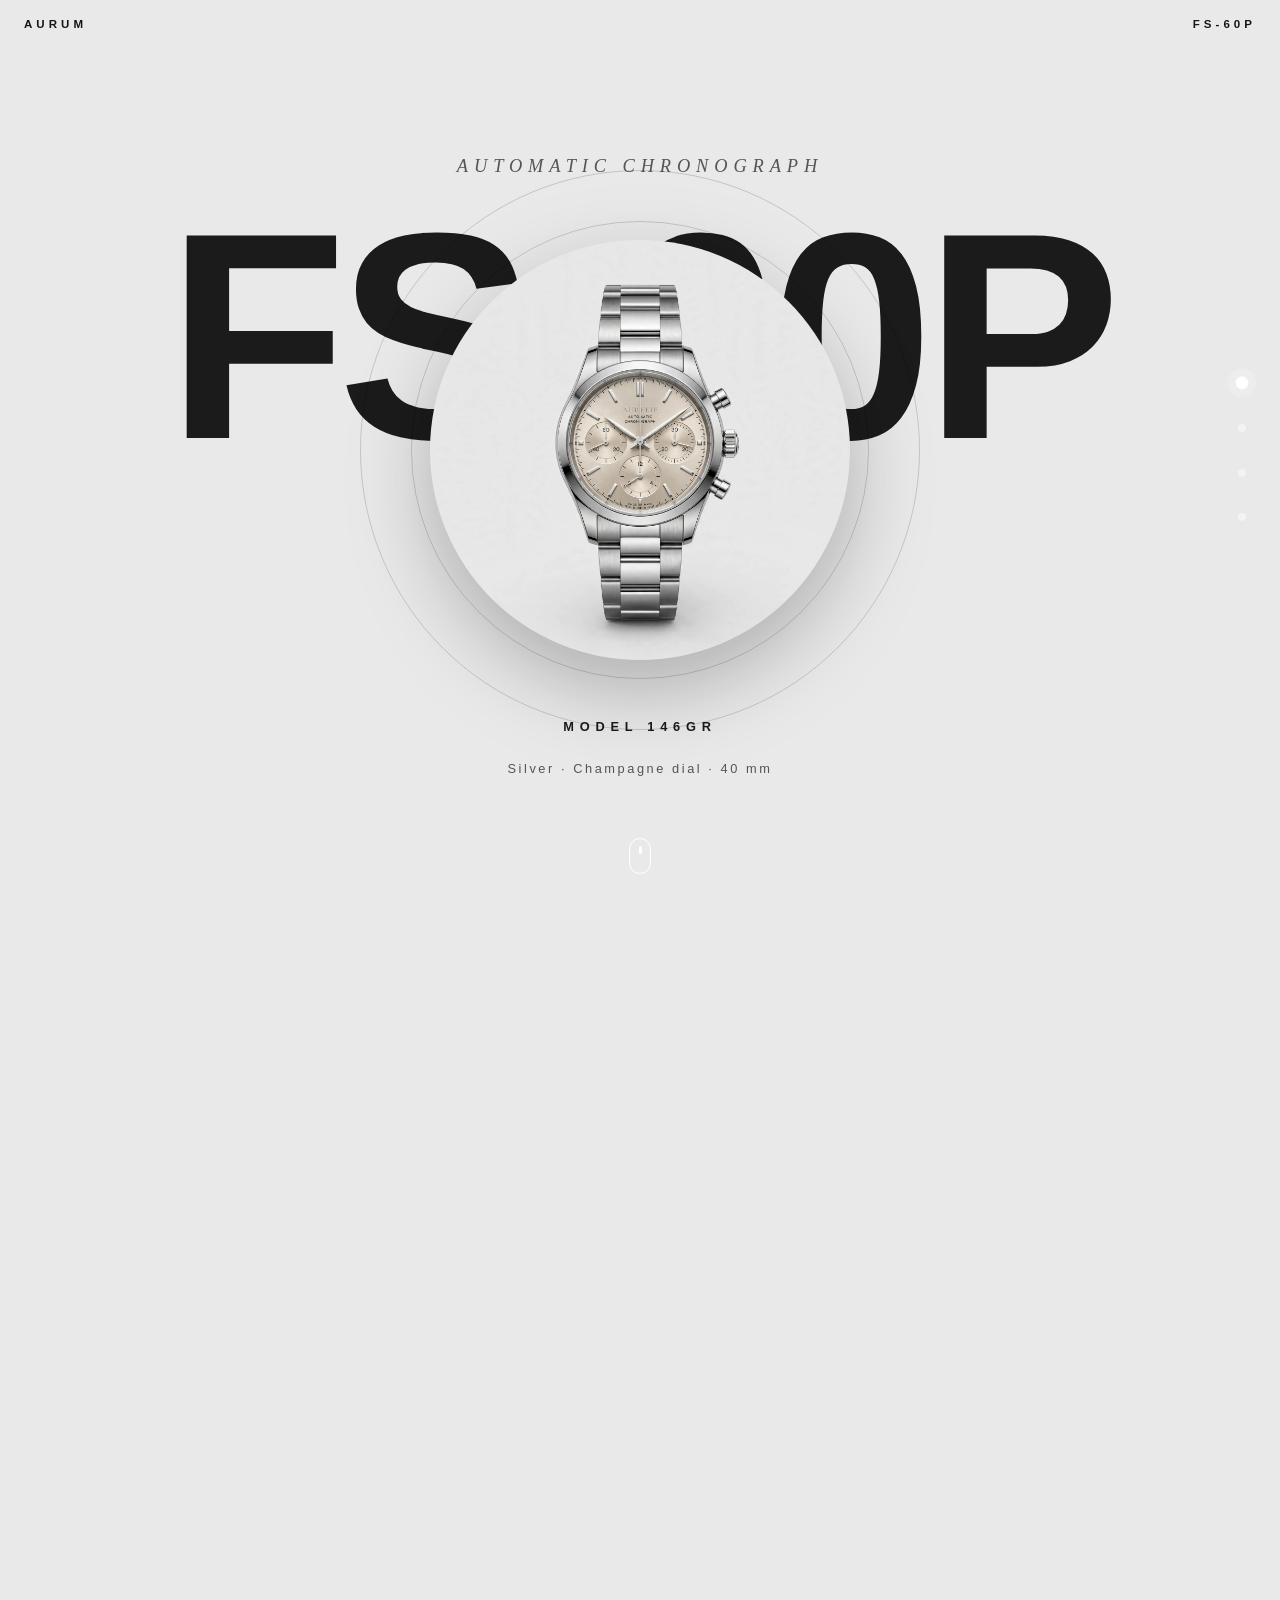
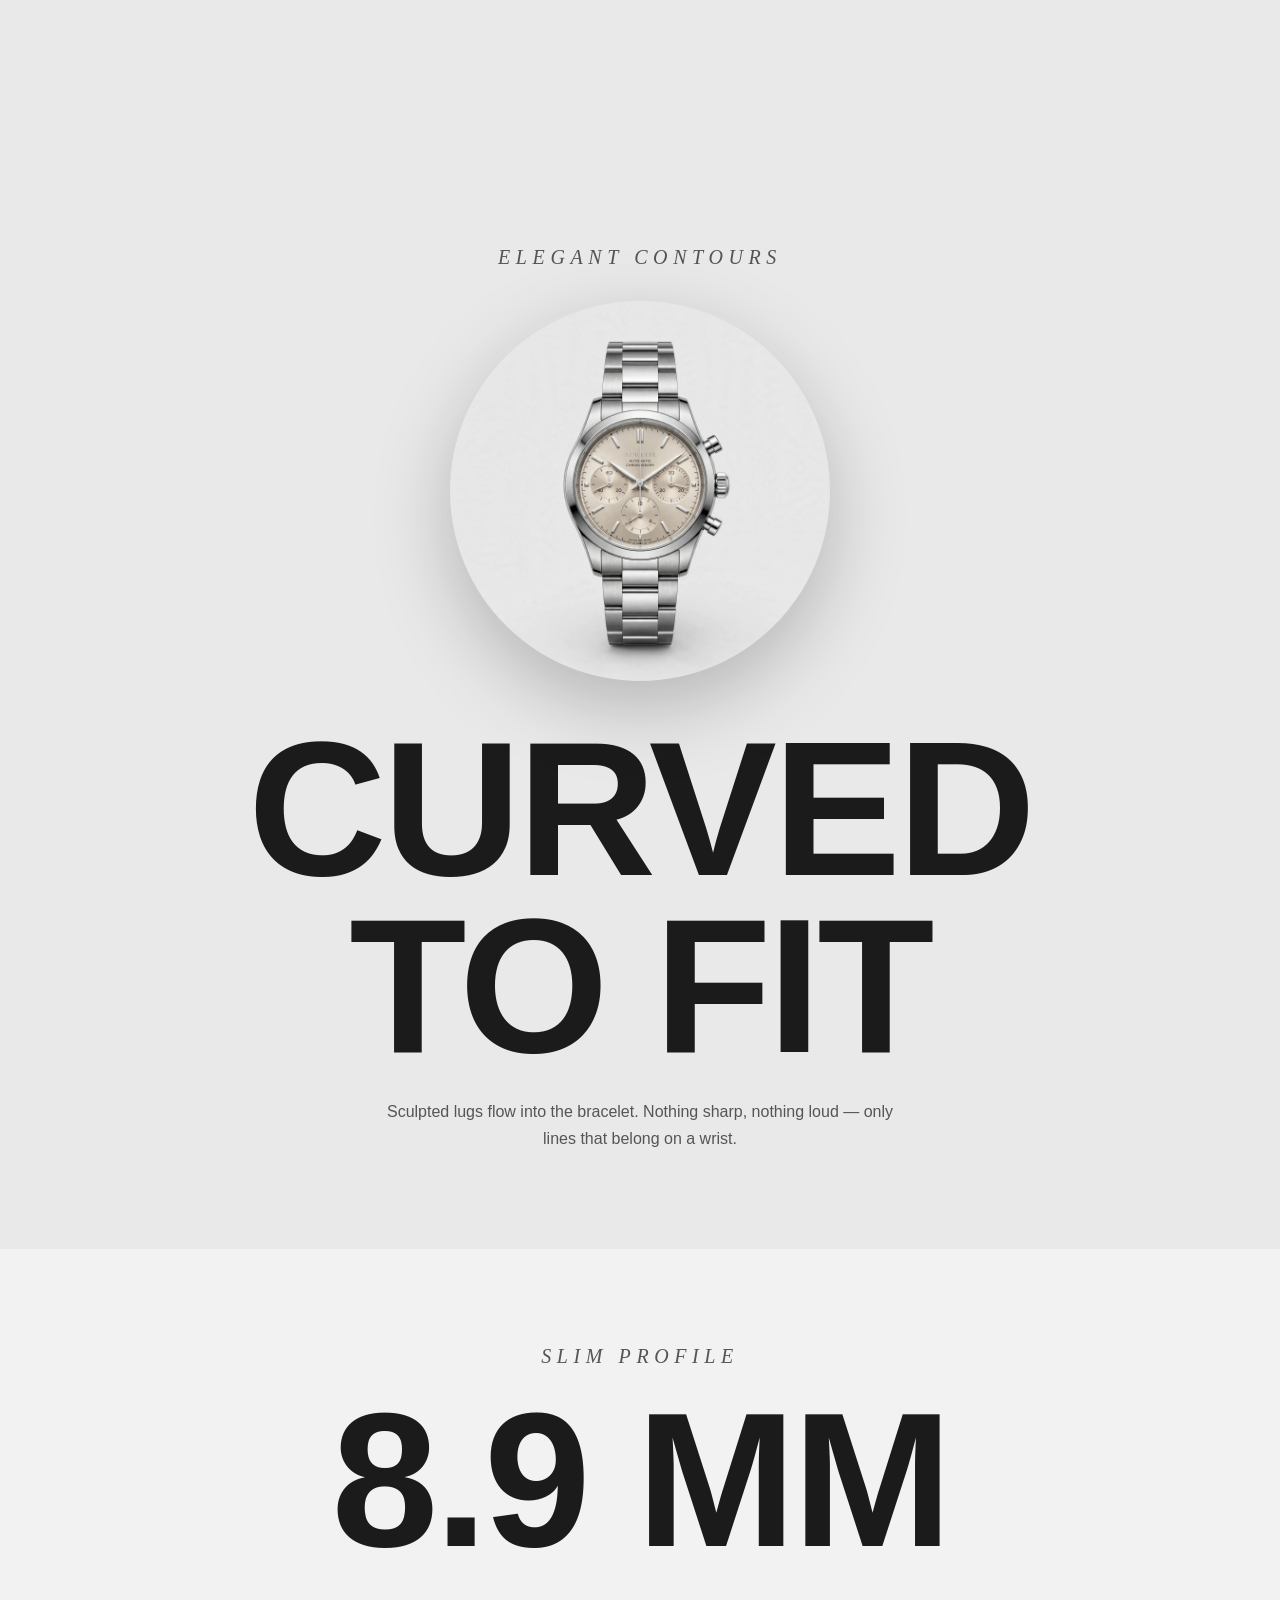
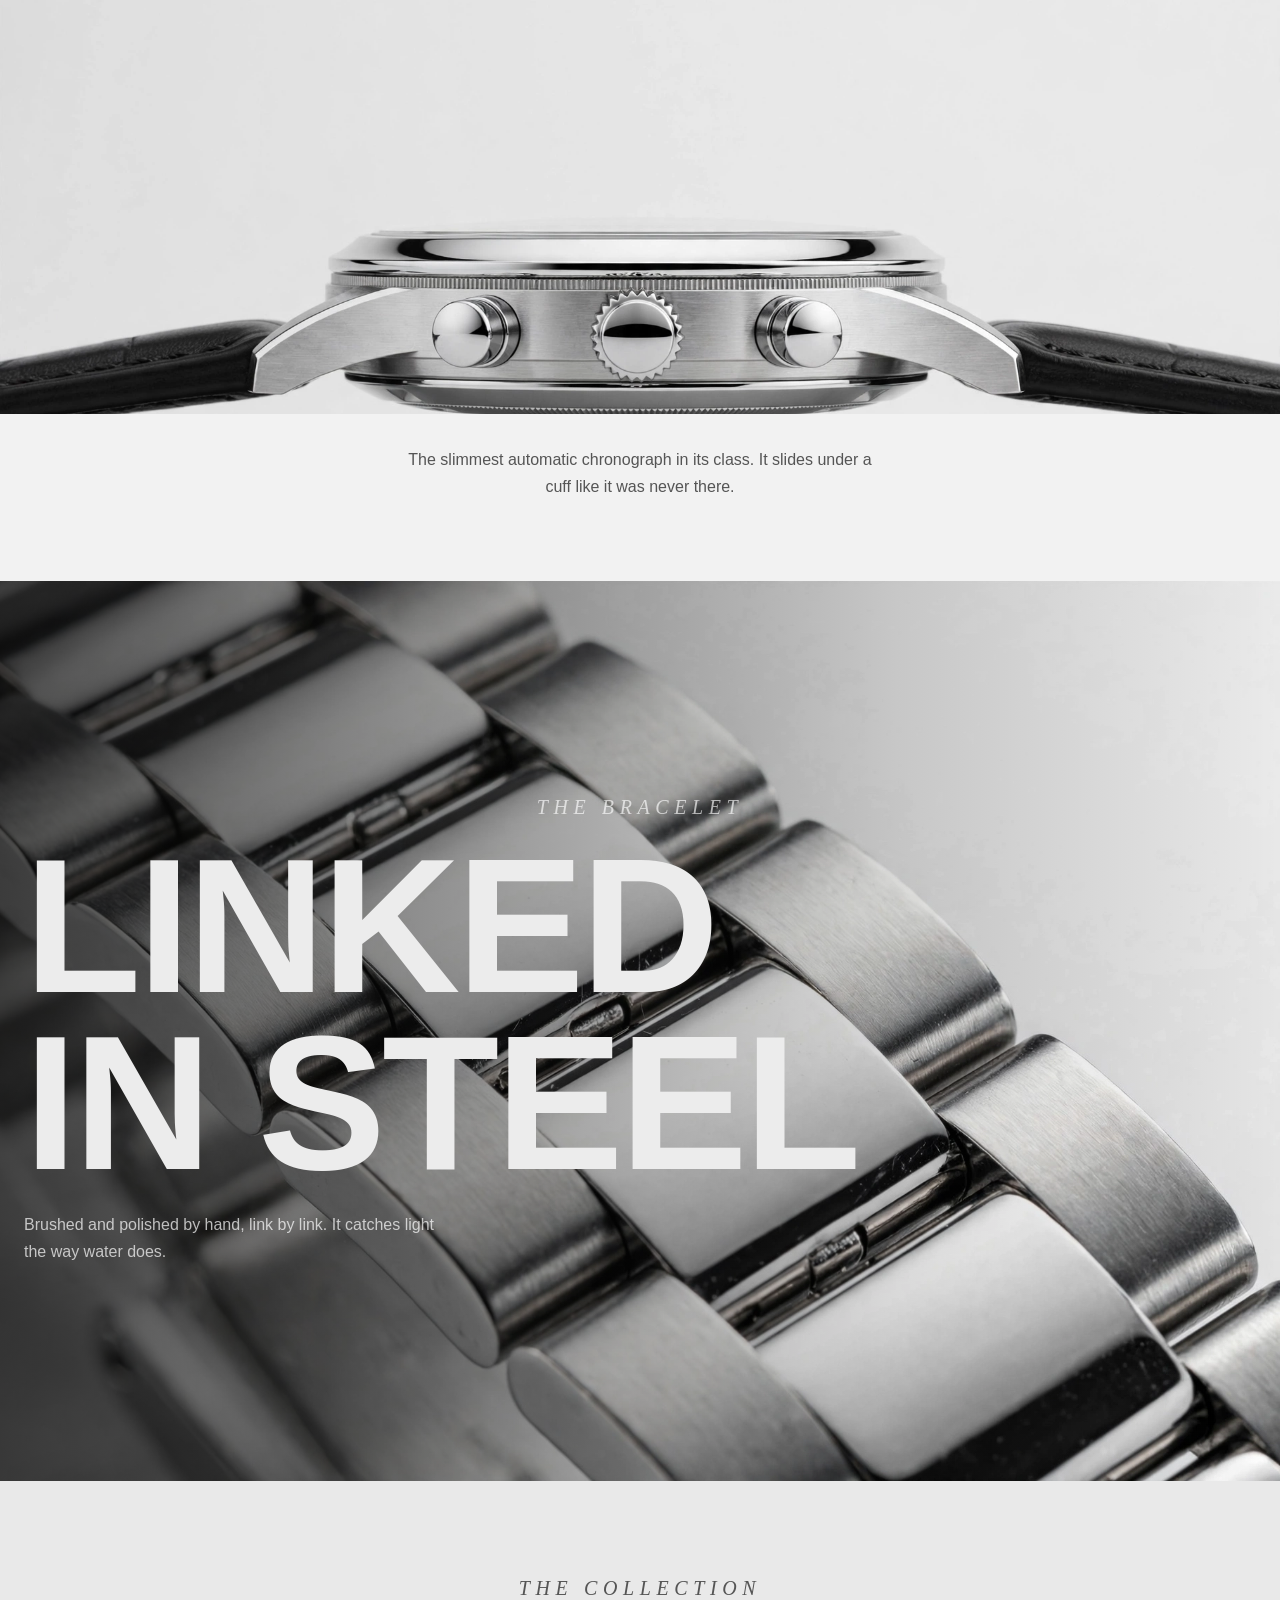
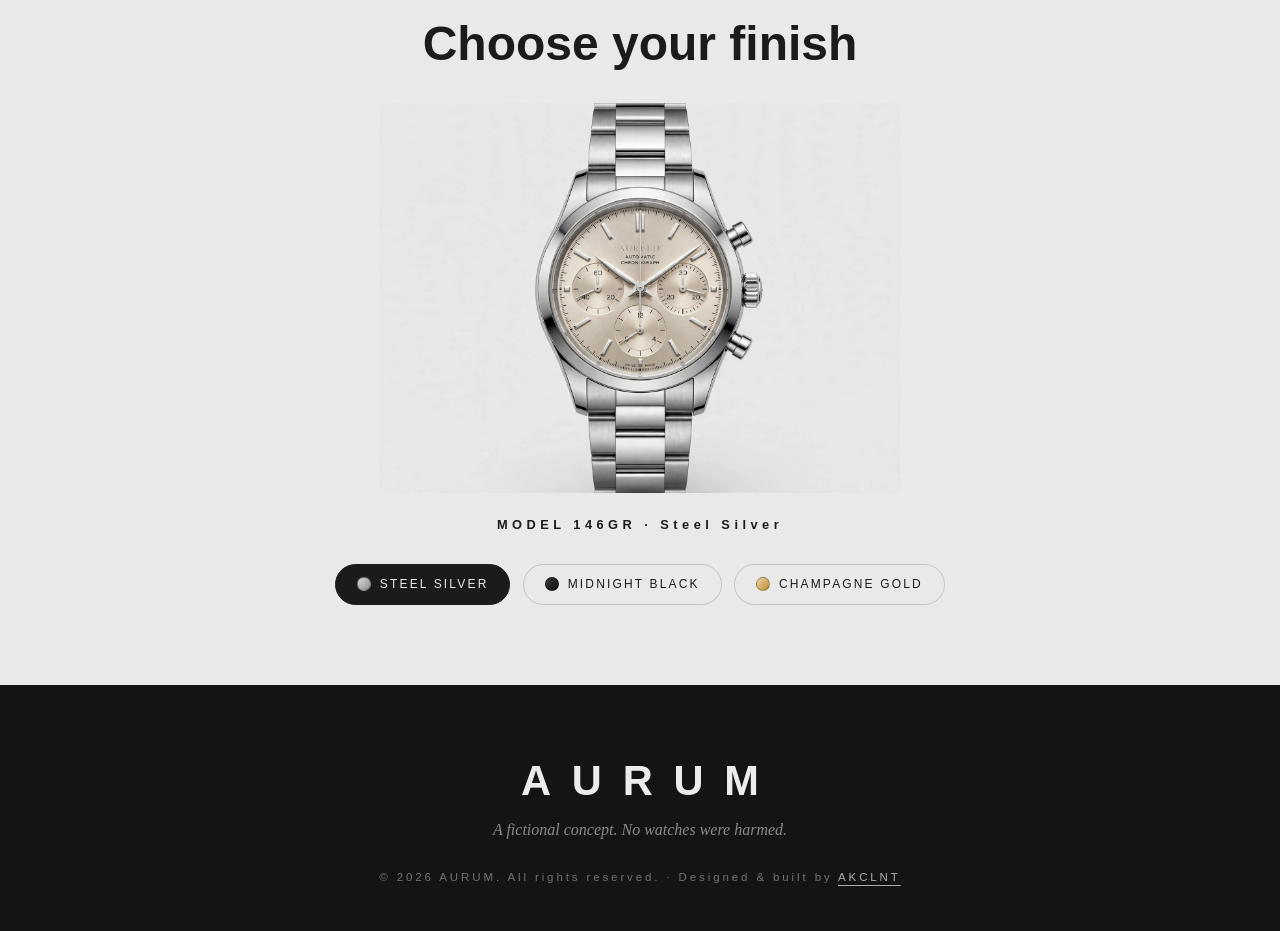
<file: index.html>
<!DOCTYPE html>
<html lang="en">
<head>
<meta charset="UTF-8">
<meta name="viewport" content="width=device-width, initial-scale=1.0">
<title>AURUM FS-60P — Model 146GR</title>
<meta name="description" content="AURUM FS-60P. A fictional luxury chronograph concept. Model 146GR.">
<link rel="stylesheet" href="styles.css">
</head>
<body>

<header class="nav">
  <span class="nav-brand">AURUM</span>
  <span class="nav-model">FS-60P</span>
</header>

<!-- PINNED WATCH JOURNEY: the watch stays centered while sections come to it -->
<section class="journey" id="journey" aria-label="AURUM FS-60P — scroll journey">
  <div class="journey-pin" id="journey-pin">
    <div class="j-bg" id="j-bg" aria-hidden="true"></div>

    <!-- Phase 1: HERO -->
    <div class="phase phase-hero" data-phase="0">
      <p class="hero-eyebrow">Automatic Chronograph</p>
      <h1 class="hero-title" id="hero-title" aria-label="FS-60P">FS&#8209;60P</h1>
      <div class="ring" id="hero-ring" aria-hidden="true"></div>
      <img class="static-only" src="images/hero-watch.webp" alt="AURUM FS-60P silver chronograph, front view" loading="lazy">
      <p class="hero-caption">MODEL 146GR</p>
      <p class="hero-sub">Silver &middot; Champagne dial &middot; 40&nbsp;mm</p>
    </div>

    <!-- Phase 2: TIMELESS -->
    <div class="phase phase-upper" data-phase="1">
      <p class="label">Timeless</p>
      <img class="static-only" src="images/hero-watch.webp" alt="AURUM FS-60P silver chronograph" loading="lazy">
      <p class="timeless-copy">One revolution.<br>One story.</p>
    </div>

    <!-- Phase 3: ANATOMY (parts float beside the descending watch) -->
    <div class="phase phase-upper" data-phase="2">
      <p class="label">Anatomy</p>
      <img class="static-only" src="images/exploded-case.webp" alt="Watch case, bezel and crown separated" loading="lazy">
      <img class="static-only" src="images/exploded-movement.webp" alt="Dial, hands and movement gears separated" loading="lazy">
      <p class="exploded-copy">Four layers. Zero compromise.</p>
    </div>

    <!-- Phase 4: MECHANICAL HEART -->
    <div class="phase phase-heart" data-phase="3">
      <p class="label label-light">Mechanical Heart</p>
      <div class="heart-media">
        <img src="images/movement-macro.webp" alt="Macro view of the AU-72 mechanical movement gears" loading="lazy">
      </div>
      <div class="heart-copy">
        <h2>Calibre AU&#8209;72</h2>
        <p>217 components. 28,800 vibrations per hour. A 72&#8209;hour power reserve — hand&#8209;finished, quietly beating beneath the dial.</p>
        <ul class="specs">
          <li><strong>217</strong><span>components</span></li>
          <li><strong>72h</strong><span>power reserve</span></li>
          <li><strong>28,800</strong><span>vph</span></li>
        </ul>
      </div>
    </div>

    <!-- floating watch — travels DOWN through the journey as you scroll -->
    <img class="j-watch" id="j-watch" src="images/hero-watch.webp" alt="AURUM FS-60P silver chronograph" fetchpriority="high">

    <!-- floating exploded parts — follow the watch down, separate as it descends -->
    <div class="j-parts" id="j-parts" aria-hidden="true">
      <figure class="part part-left">
        <img src="images/exploded-case.webp" alt="">
        <figcaption>Case &amp; Bezel</figcaption>
      </figure>
      <figure class="part part-right">
        <img src="images/exploded-movement.webp" alt="">
        <figcaption>Dial &amp; Movement</figcaption>
      </figure>
    </div>

    <div class="scroll-hint" id="scroll-hint" aria-hidden="true"><span></span></div>

    <nav class="j-dots" aria-label="Journey phases">
      <button class="j-dot is-active" data-go="0" aria-label="Go to phase 1: Hero"><span></span></button>
      <button class="j-dot" data-go="1" aria-label="Go to phase 2: Timeless"><span></span></button>
      <button class="j-dot" data-go="2" aria-label="Go to phase 3: Anatomy"><span></span></button>
      <button class="j-dot" data-go="3" aria-label="Go to phase 4: Mechanical Heart"><span></span></button>
    </nav>
  </div>
</section>

<!-- 5. ELEGANT CONTOURS -->
<section class="contours" id="contours">
  <p class="label reveal">Elegant Contours</p>
  <img class="contours-watch reveal" src="images/hero-watch.webp" alt="AURUM FS-60P at a dynamic angle" loading="lazy">
  <h2 class="giant reveal">CURVED<br>TO FIT</h2>
  <p class="contours-copy reveal">Sculpted lugs flow into the bracelet. Nothing sharp, nothing loud — only lines that belong on a wrist.</p>
</section>

<!-- 6. SLIM PROFILE -->
<section class="slim" id="slim">
  <p class="label reveal">Slim Profile</p>
  <h2 class="giant giant-stat reveal">8.9&nbsp;MM</h2>
  <img class="slim-img reveal" src="images/side-profile.webp" alt="Extreme side profile of the FS-60P showing its 8.9mm thin case" loading="lazy">
  <p class="slim-copy reveal">The slimmest automatic chronograph in its class. It slides under a cuff like it was never there.</p>
</section>

<!-- 7. BRACELET (full-bleed) -->
<section class="bracelet" id="bracelet">
  <img class="bracelet-bg" src="images/bracelet-macro.webp" alt="" aria-hidden="true" loading="lazy">
  <div class="bracelet-overlay">
    <p class="label label-light reveal">The Bracelet</p>
    <h2 class="giant giant-light reveal">LINKED<br>IN STEEL</h2>
    <p class="reveal">Brushed and polished by hand, link by link. It catches light the way water does.</p>
  </div>
</section>

<!-- 8. COLLECTION -->
<section class="collection" id="collection">
  <p class="label reveal">The Collection</p>
  <h2 class="reveal">Choose your finish</h2>
  <div class="collection-stage reveal">
    <img id="collection-watch" src="images/hero-watch.webp" alt="AURUM FS-60P in the selected finish" loading="lazy">
  </div>
  <p class="collection-model reveal"><span id="model-name">MODEL 146GR</span> &middot; <span id="finish-name">Steel Silver</span></p>
  <div class="swatches reveal" role="group" aria-label="Finish options">
    <button class="swatch is-active" data-img="images/hero-watch.webp" data-model="MODEL 146GR" data-finish="Steel Silver" aria-pressed="true" aria-label="Steel Silver">
      <span class="dot dot-silver"></span>Steel Silver
    </button>
    <button class="swatch" data-img="images/black-variant.webp" data-model="MODEL 146BK" data-finish="Midnight Black" aria-pressed="false" aria-label="Midnight Black">
      <span class="dot dot-black"></span>Midnight Black
    </button>
    <button class="swatch" data-img="images/gold-variant.webp" data-model="MODEL 146GD" data-finish="Champagne Gold" aria-pressed="false" aria-label="Champagne Gold">
      <span class="dot dot-gold"></span>Champagne Gold
    </button>
  </div>
</section>

<!-- 9. FOOTER -->
<footer class="footer">
  <p class="footer-brand">AURUM</p>
  <p class="footer-note">A fictional concept. No watches were harmed.</p>
  <p class="footer-copy">&copy; 2026 AURUM. All rights reserved. &middot; Designed &amp; built by <a href="https://akclnt.com" target="_blank" rel="noopener">AKCLNT</a></p>
</footer>

<noscript><style>
.journey { height: auto; }
.journey-pin { position: static; height: auto; overflow: visible; }
.phase { position: static; opacity: 1; min-height: 100svh; pointer-events: auto; }
.j-watch, .j-parts, .j-bg, .j-dots, .scroll-hint { display: none; }
.static-only { display: block; }
</style></noscript>

<script src="script.js"></script>
</body>
</html>
</file>
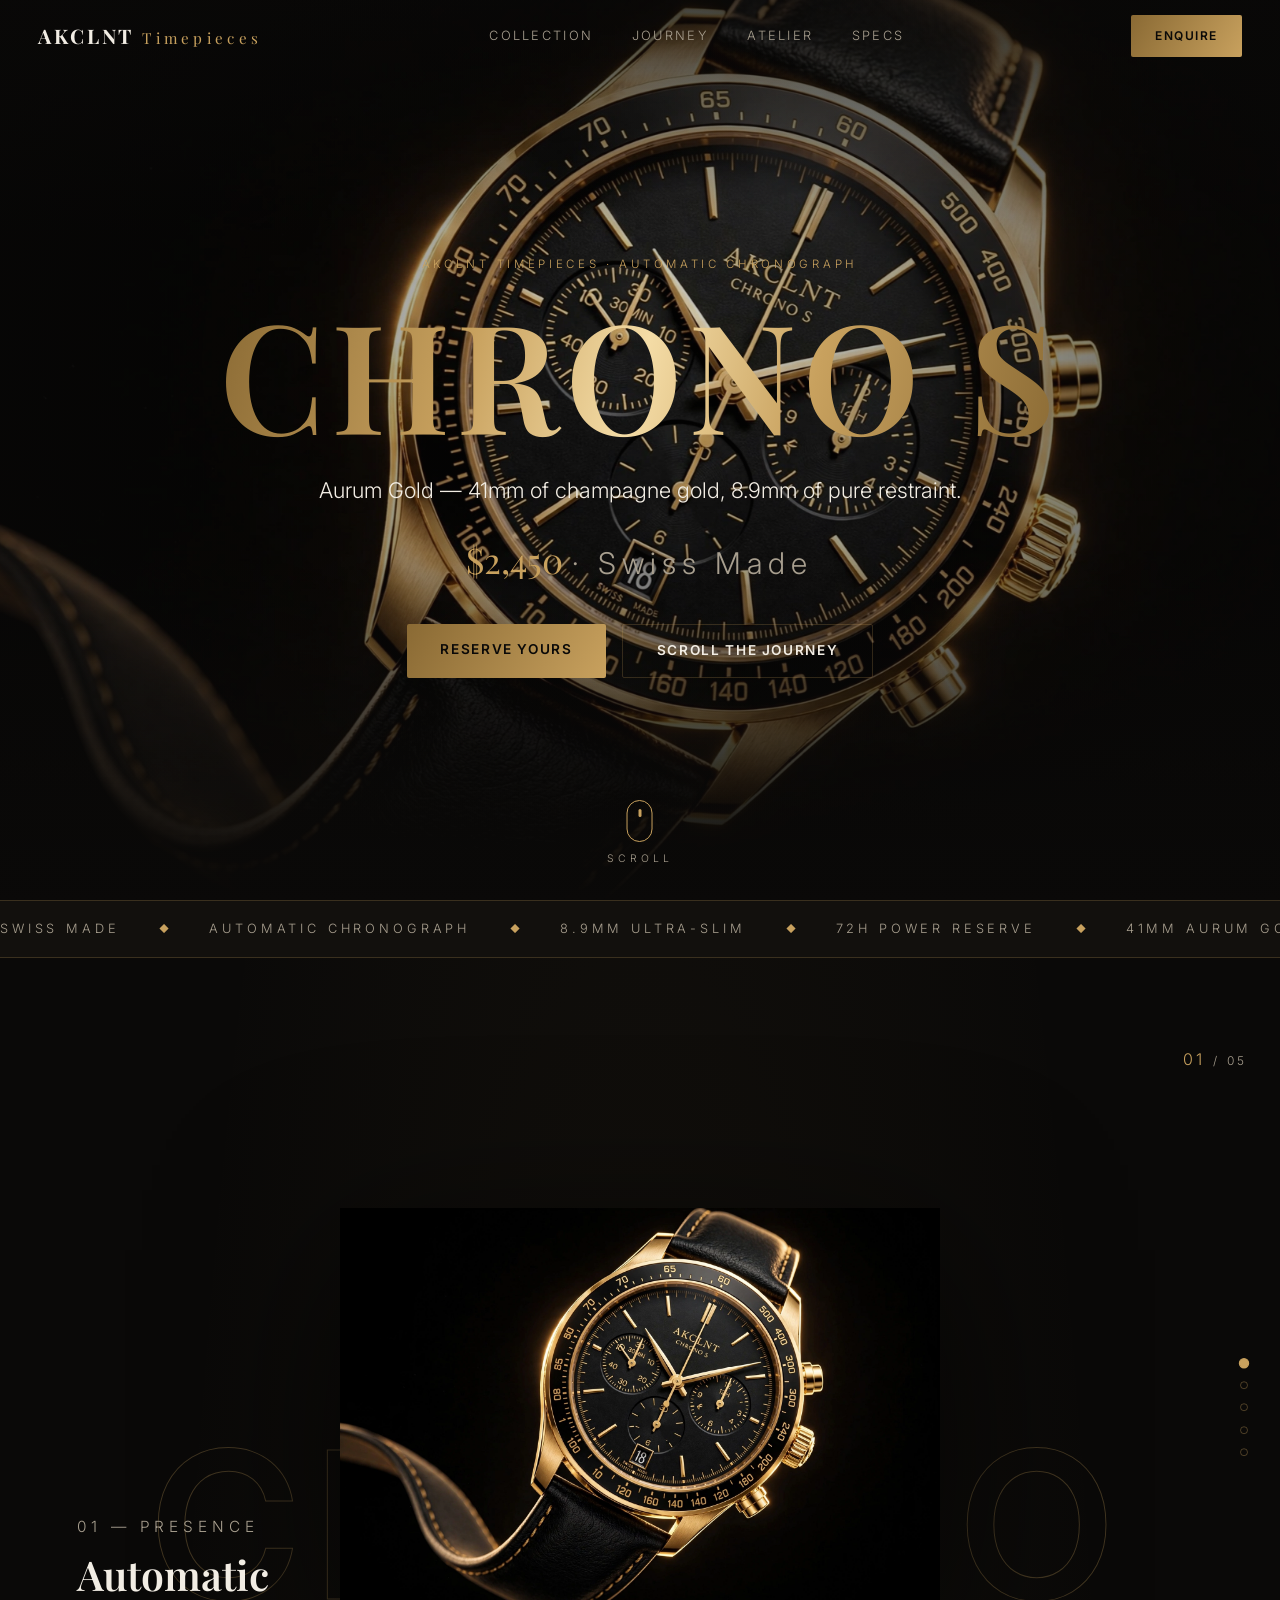
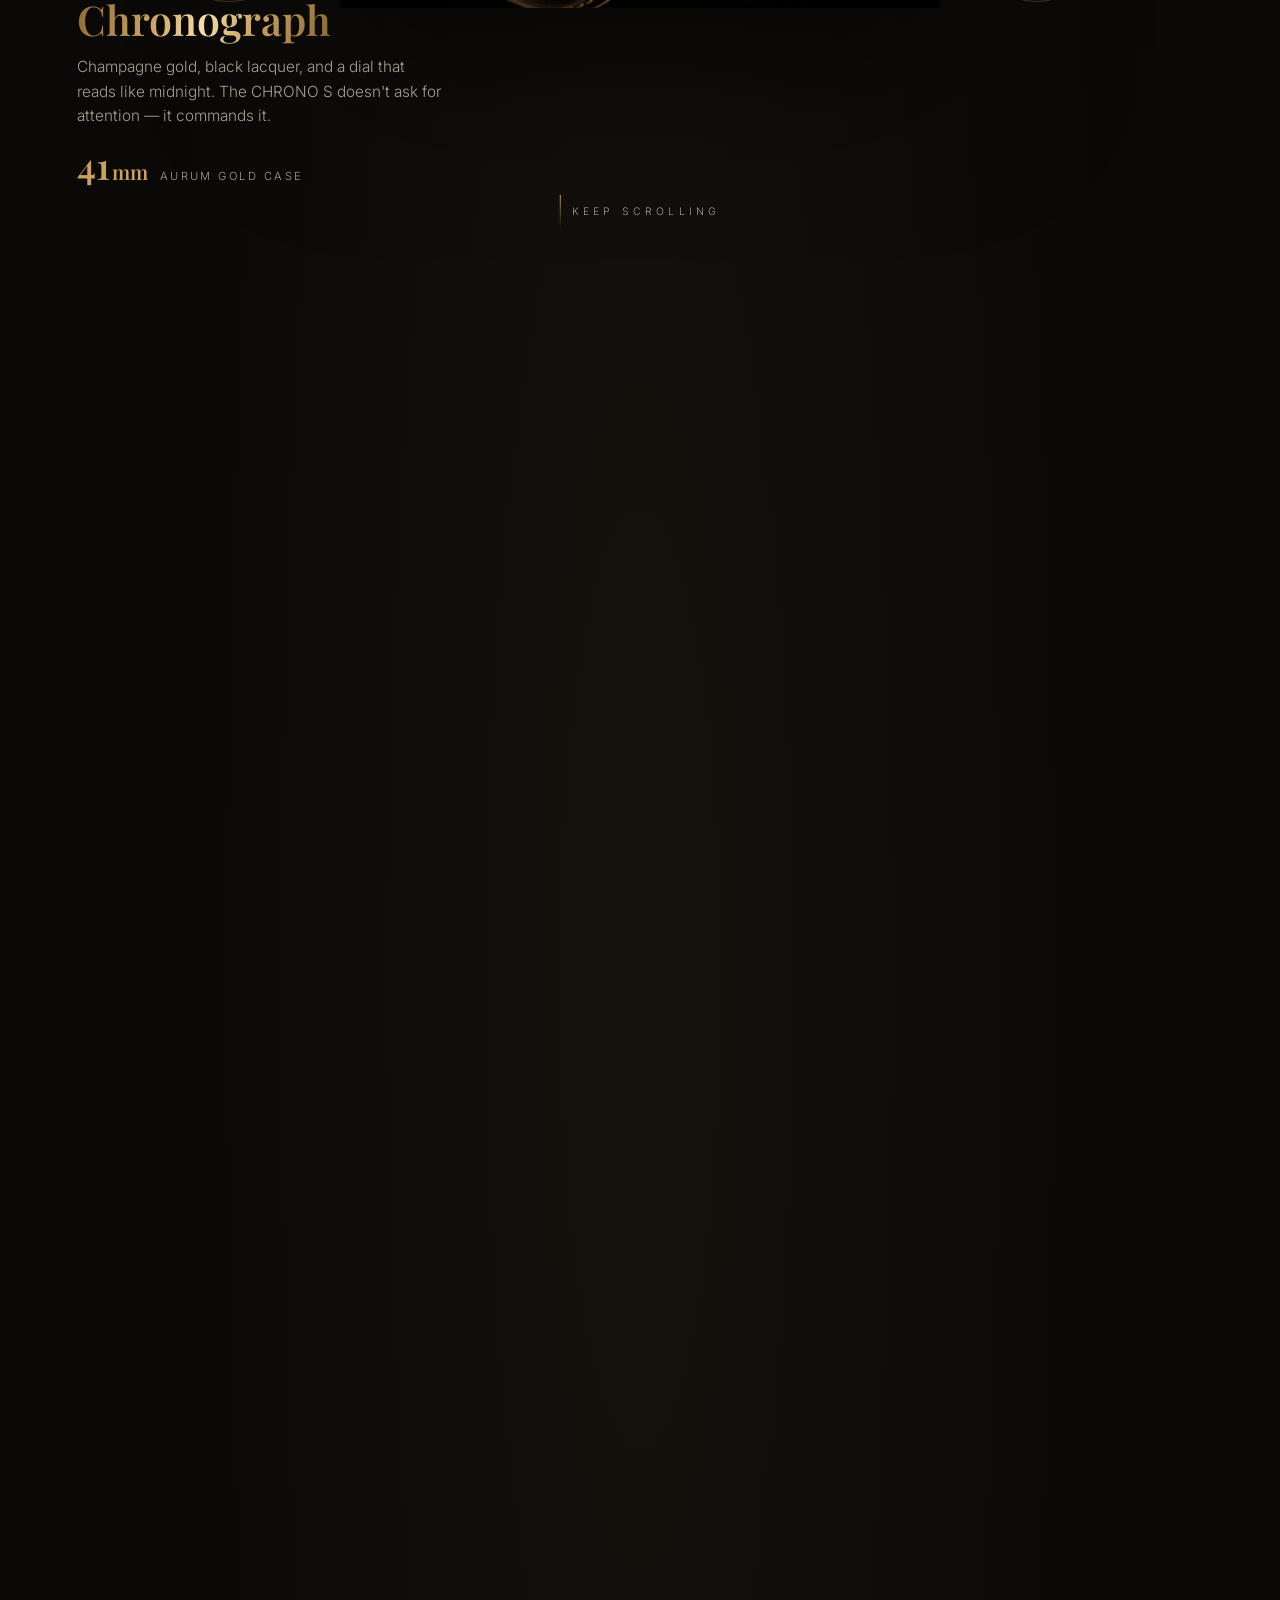
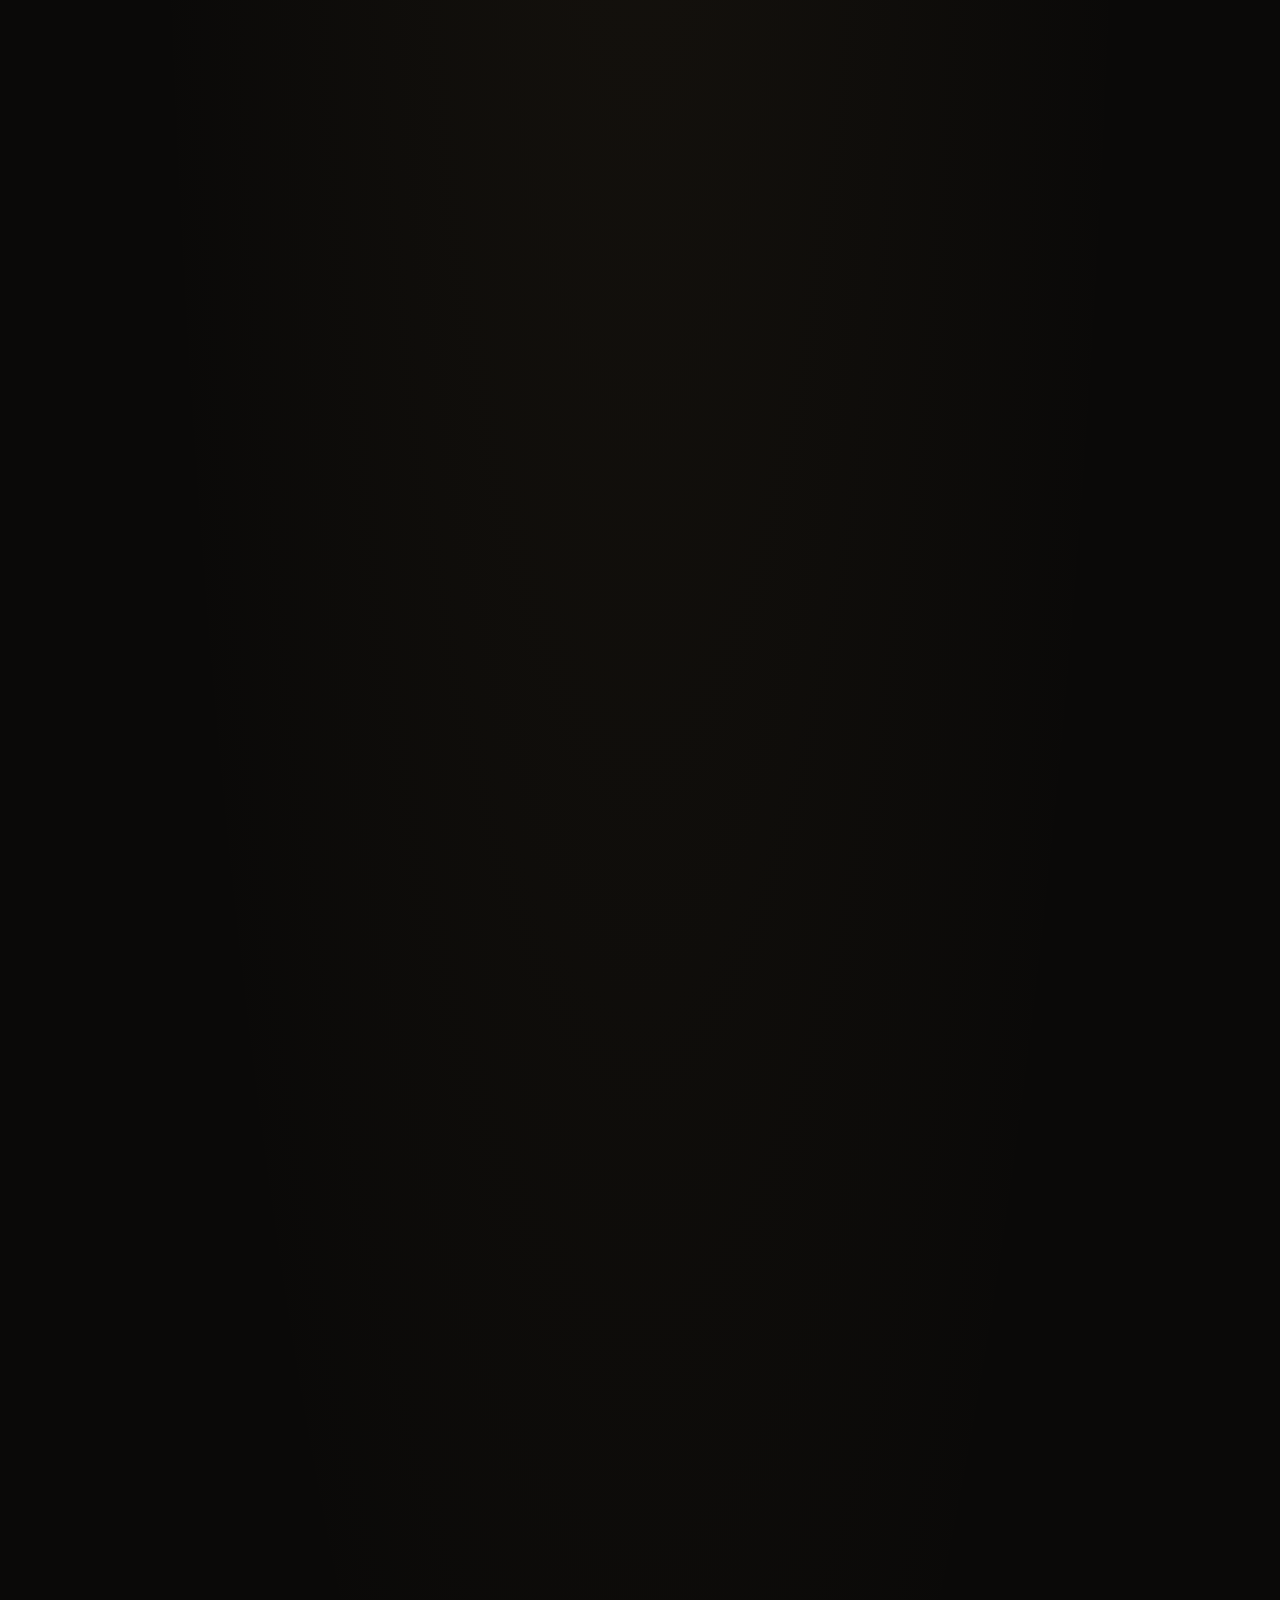
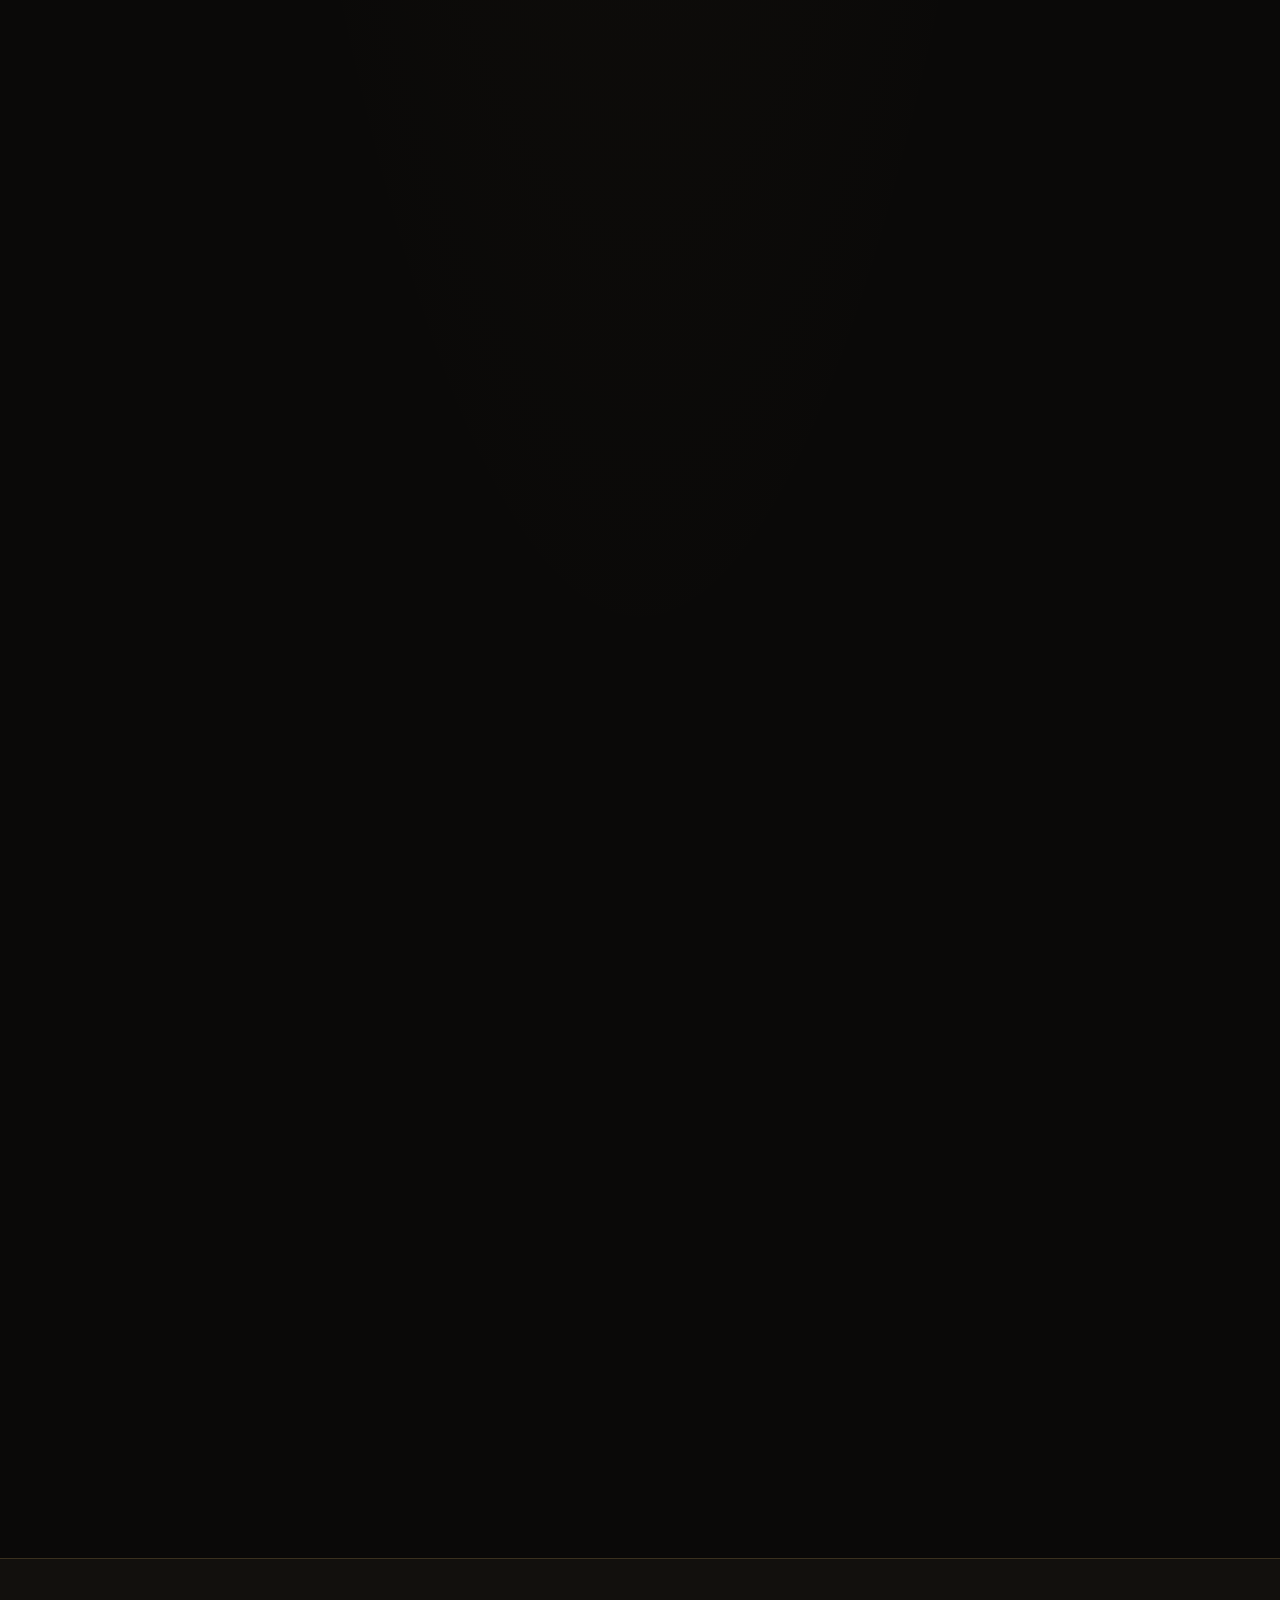
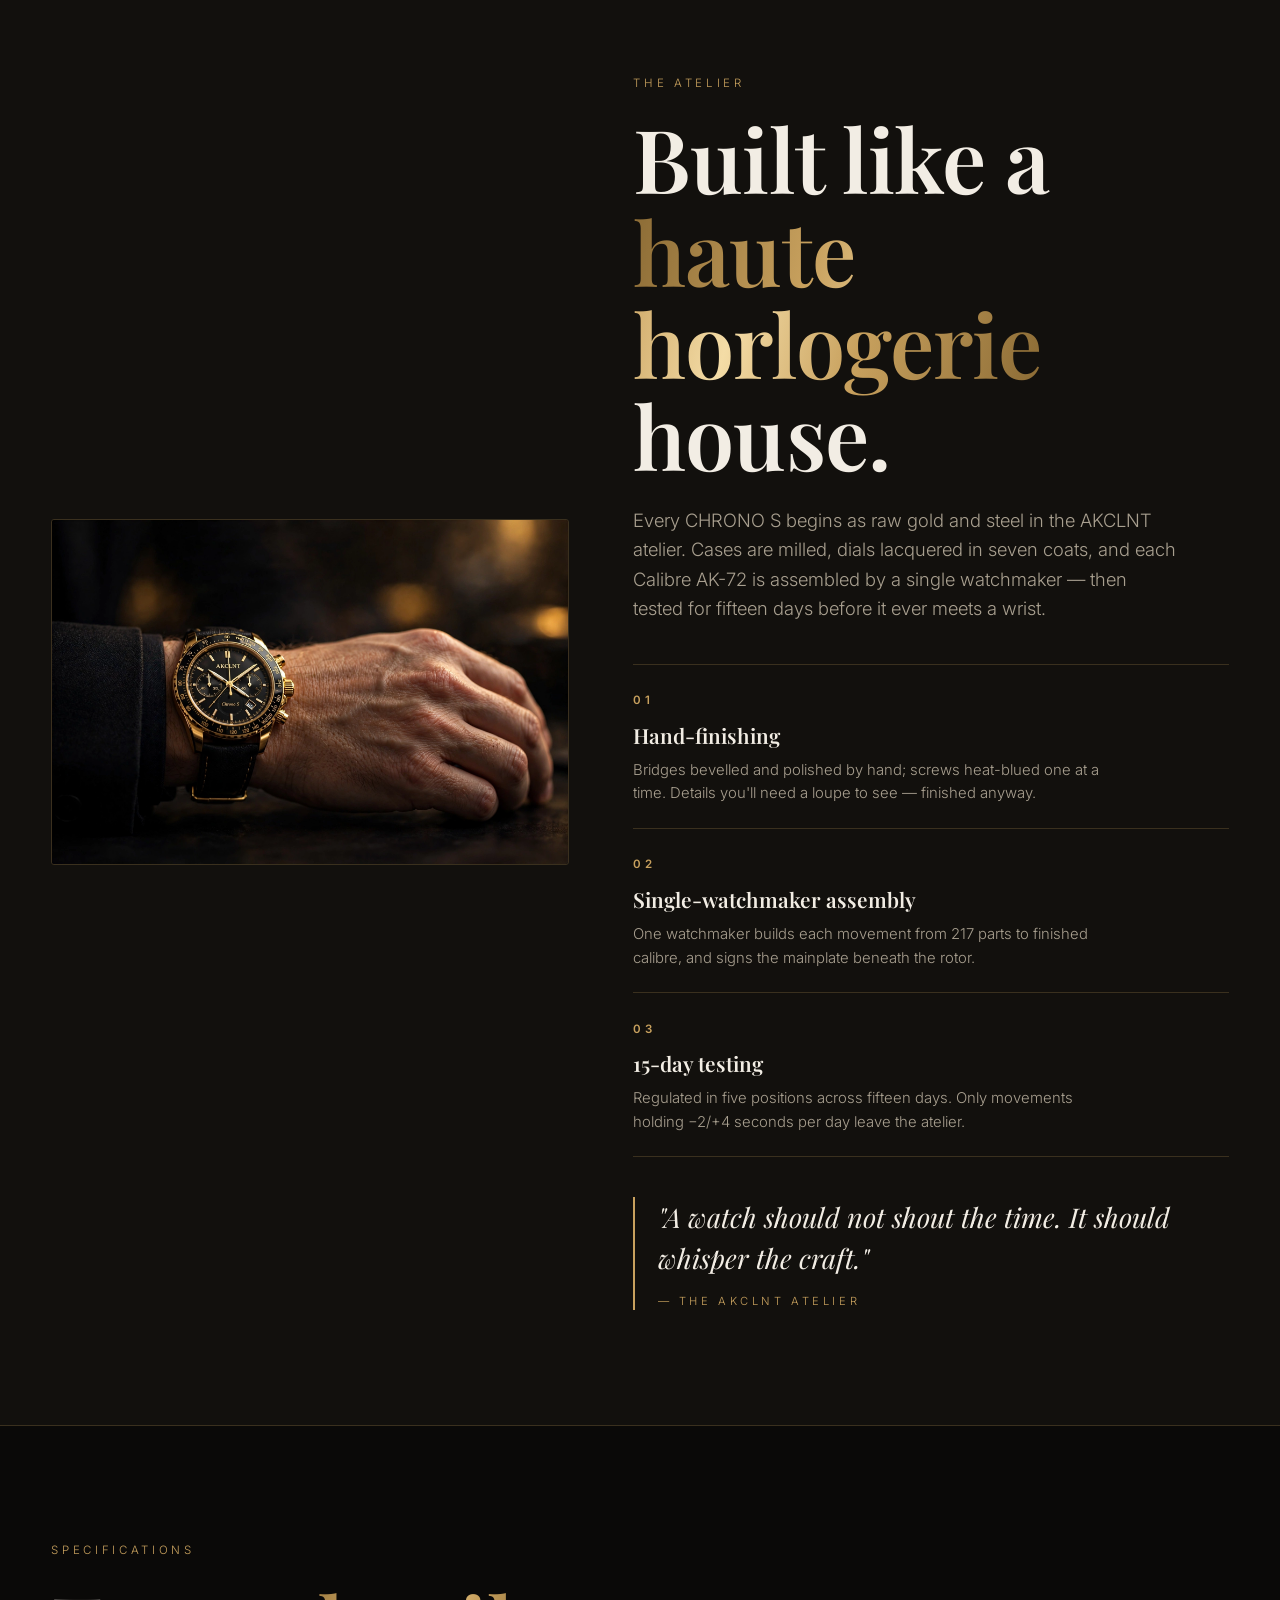
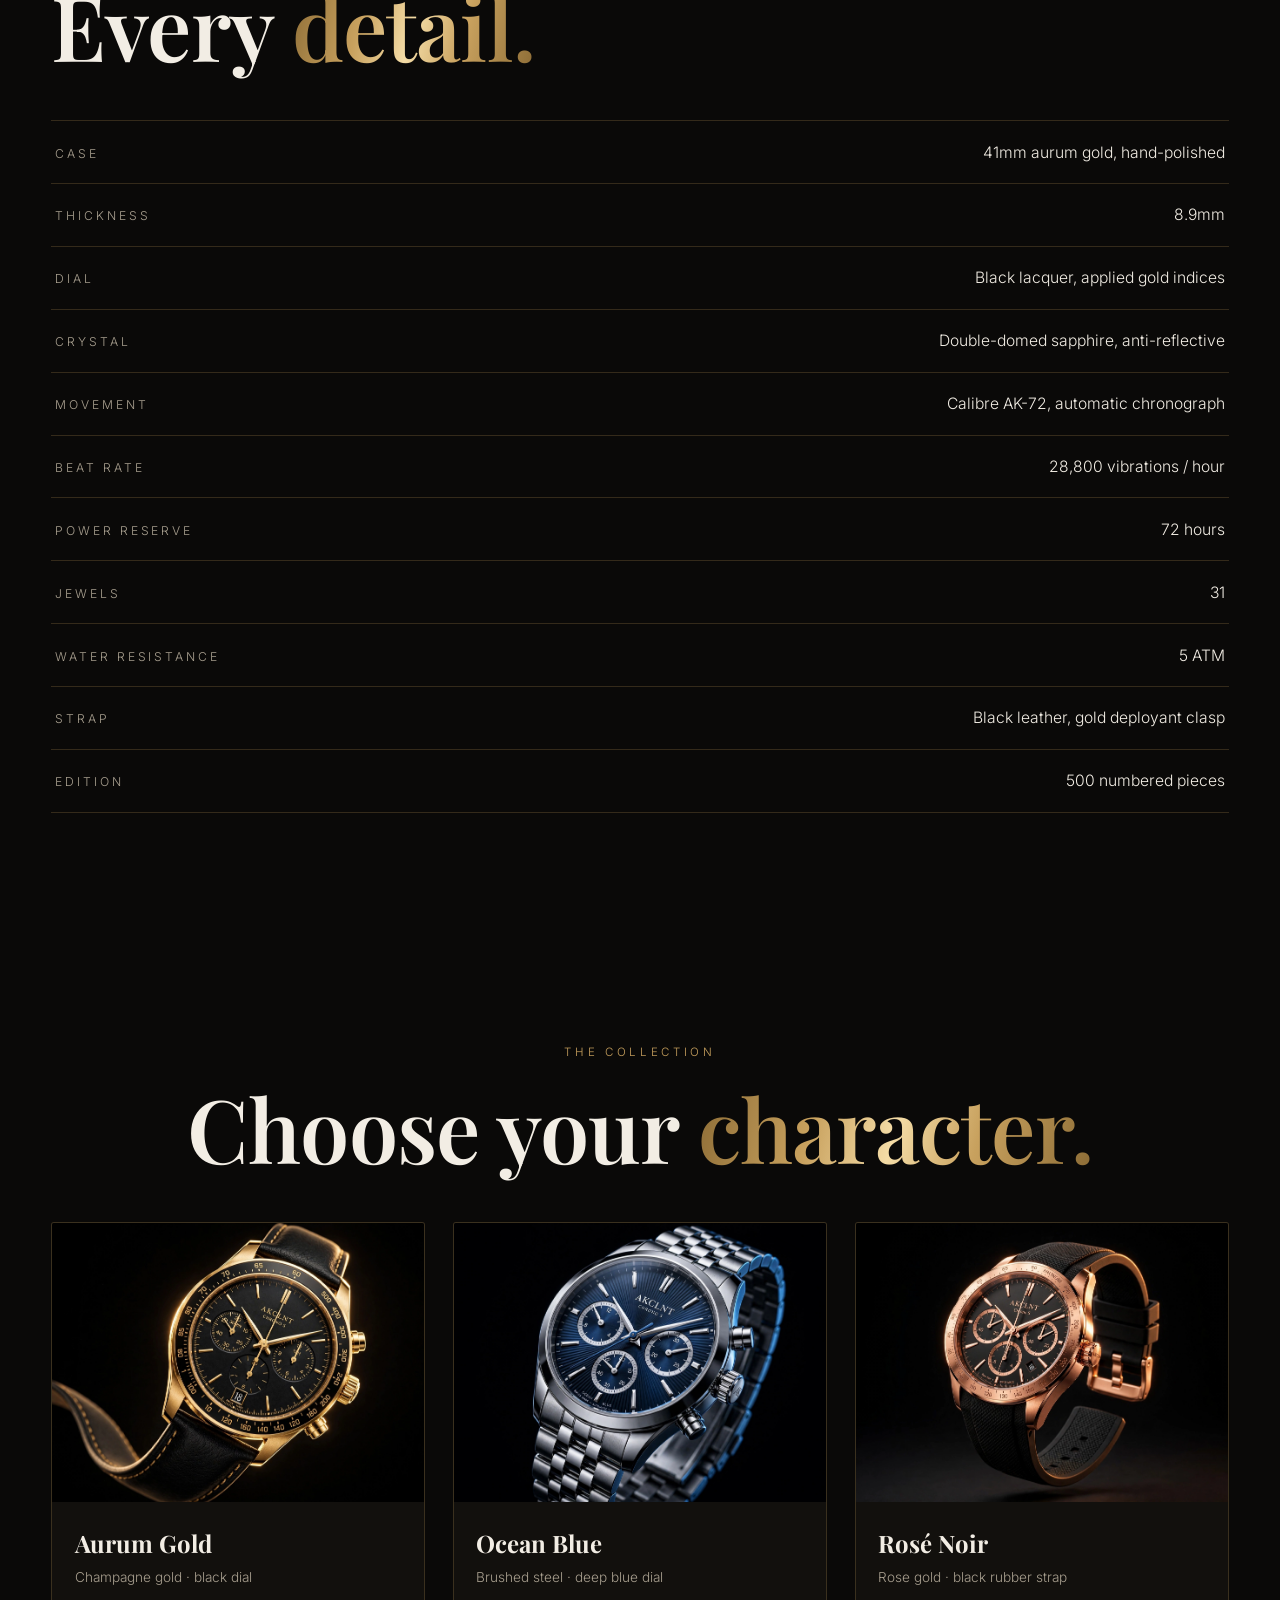
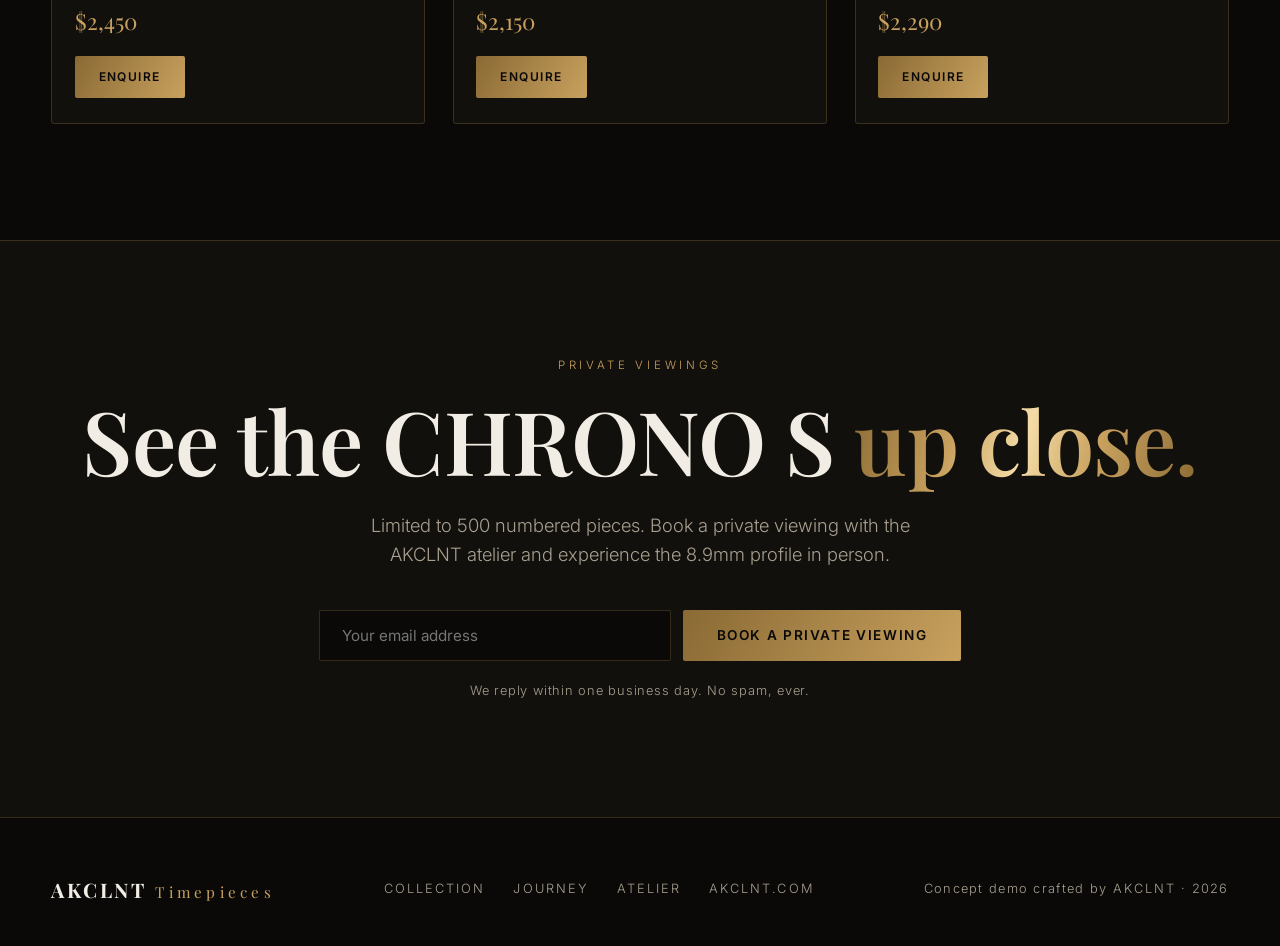
<file: chrono-s/index.html>
<!DOCTYPE html>
<html lang="en">
<head>
  <meta charset="UTF-8" />
  <meta name="viewport" content="width=device-width, initial-scale=1.0" />
  <title>AKCLNT Timepieces — CHRONO S Aurum Gold</title>
  <meta name="description" content="CHRONO S by AKCLNT Timepieces — an 8.9mm ultra-slim automatic chronograph in champagne gold. Scroll the journey. Concept demo crafted by AKCLNT." />
  <link rel="preconnect" href="https://fonts.googleapis.com" />
  <link rel="preconnect" href="https://fonts.gstatic.com" crossorigin />
  <link href="https://fonts.googleapis.com/css2?family=Playfair+Display:ital,wght@0,400;0,600;0,700;1,400&family=Inter:wght@300;400;500;600&display=swap" rel="stylesheet" />
  <link rel="stylesheet" href="styles.css" />
</head>
<body>

  <!-- ============ NAV ============ -->
  <header class="nav" id="nav">
    <div class="nav-inner">
      <a href="#hero" class="wordmark">AKCLNT<span>&nbsp;Timepieces</span></a>
      <nav class="nav-links" id="navLinks" aria-label="Primary">
        <a href="#lineup">Collection</a>
        <a href="#journey">Journey</a>
        <a href="#atelier">Atelier</a>
        <a href="#specs">Specs</a>
      </nav>
      <div class="nav-actions">
        <a href="#cta" class="btn btn-small">Enquire</a>
        <button class="hamburger" id="hamburger" aria-label="Open menu" aria-expanded="false">
          <span></span><span></span><span></span>
        </button>
      </div>
    </div>
    <div class="mobile-menu" id="mobileMenu">
      <a href="#lineup">Collection</a>
      <a href="#journey">Journey</a>
      <a href="#atelier">Atelier</a>
      <a href="#specs">Specs</a>
      <a href="#cta" class="btn">Enquire</a>
    </div>
  </header>

  <!-- ============ HERO ============ -->
  <section class="hero" id="hero">
    <div class="hero-bg" id="heroBg">
      <img src="assets/hero.webp" alt="AKCLNT CHRONO S Aurum Gold chronograph" fetchpriority="high" />
    </div>
    <div class="hero-shade"></div>
    <div class="hero-content" id="heroContent">
      <p class="eyebrow reveal">AKCLNT Timepieces · Automatic Chronograph</p>
      <h1 class="display gold-text reveal">CHRONO&nbsp;S</h1>
      <p class="hero-sub reveal">Aurum Gold — 41mm of champagne gold, 8.9mm of pure restraint.</p>
      <p class="hero-price reveal">$2,450 <span>· Swiss Made</span></p>
      <div class="hero-ctas reveal">
        <a href="#cta" class="btn">Reserve Yours</a>
        <a href="#journey" class="btn btn-ghost">Scroll the Journey</a>
      </div>
    </div>
    <a href="#marquee" class="scroll-cue" aria-label="Scroll down">
      <span class="mouse"><span class="wheel"></span></span>
      <span class="scroll-cue-text">Scroll</span>
    </a>
  </section>

  <!-- ============ MARQUEE ============ -->
  <div class="marquee" id="marquee" aria-hidden="true">
    <div class="marquee-track">
      <span>Swiss Made</span><i>◆</i><span>Automatic Chronograph</span><i>◆</i><span>8.9mm Ultra-Slim</span><i>◆</i><span>72h Power Reserve</span><i>◆</i><span>41mm Aurum Gold Case</span><i>◆</i><span>5 ATM</span><i>◆</i>
      <span>Swiss Made</span><i>◆</i><span>Automatic Chronograph</span><i>◆</i><span>8.9mm Ultra-Slim</span><i>◆</i><span>72h Power Reserve</span><i>◆</i><span>41mm Aurum Gold Case</span><i>◆</i><span>5 ATM</span><i>◆</i>
    </div>
  </div>

  <!-- ============ JOURNEY — the watch descends as you scroll ============ -->
  <section class="journey" id="journey" aria-label="CHRONO S scroll journey">
    <div class="j-pin" id="jPin">

      <div class="j-ghost" id="jGhost" aria-hidden="true">
        <span class="j-word" data-w="0">CHRONO</span>
        <span class="j-word" data-w="1">8.9MM</span>
        <span class="j-word" data-w="2">217 PARTS</span>
        <span class="j-word" data-w="3">AK-72</span>
        <span class="j-word" data-w="4">AURUM</span>
      </div>

      <div class="j-watch" id="jWatch" aria-hidden="true">
        <img src="assets/hero.webp" data-s="0" alt="" fetchpriority="high" />
        <img src="assets/slim.webp" data-s="1" alt="" loading="lazy" />
        <img src="assets/exploded.webp" data-s="2" alt="" loading="lazy" />
        <img src="assets/movement.webp" data-s="3" alt="" loading="lazy" />
        <img src="assets/wrist.webp" data-s="4" alt="" loading="lazy" />
      </div>

      <p class="j-count" aria-hidden="true"><span id="jCur">01</span> / 05</p>

      <div class="j-caps">
        <div class="j-cap" data-s="0">
          <p class="eyebrow">01 — Presence</p>
          <h3>Automatic <span class="gold-text">Chronograph</span></h3>
          <p>Champagne gold, black lacquer, and a dial that reads like midnight. The CHRONO&nbsp;S doesn't ask for attention — it commands it.</p>
          <p class="j-stat"><strong>41<i>mm</i></strong><span>Aurum gold case</span></p>
        </div>
        <div class="j-cap right" data-s="1">
          <p class="eyebrow">02 — Profile</p>
          <h3>8.9mm. <span class="gold-text">Disappears under the cuff.</span></h3>
          <p>Thinner than a coin is wide. The full automatic chronograph, re-engineered to slip effortlessly beneath a shirt cuff.</p>
          <p class="j-stat"><strong>8.9<i>mm</i></strong><span>Full profile</span></p>
        </div>
        <div class="j-cap" data-s="2">
          <p class="eyebrow">03 — Anatomy</p>
          <h3>217 parts. <span class="gold-text">One obsession.</span></h3>
          <p>Sapphire, lacquer, gold and steel — every component finished by hand and regulated in five positions.</p>
          <div class="j-chips"><span>Sapphire crystal</span><span>Calibre AK-72</span><span>Aurum case</span></div>
          <p class="j-stat"><strong>217</strong><span>Hand-finished parts</span></p>
        </div>
        <div class="j-cap right" data-s="3">
          <p class="eyebrow">04 — The Heart</p>
          <h3>Calibre <span class="gold-text">AK-72</span></h3>
          <p>Beating at 28,800 vibrations per hour — a column-wheel chronograph holding three full days of energy in reserve.</p>
          <p class="j-stat"><strong>72<i>h</i></strong><span>Power reserve</span></p>
        </div>
        <div class="j-cap" data-s="4">
          <p class="eyebrow">05 — On the Wrist</p>
          <h3>Worn, <span class="gold-text">not shown off.</span></h3>
          <p>"A watch should not shout the time. It should whisper the craft."<br />— The AKCLNT Atelier</p>
          <p class="j-stat"><strong>5<i>ATM</i></strong><span>Water resistance</span></p>
        </div>
      </div>

      <div class="j-dots" aria-hidden="true">
        <span class="j-dot on" data-s="0"></span>
        <span class="j-dot" data-s="1"></span>
        <span class="j-dot" data-s="2"></span>
        <span class="j-dot" data-s="3"></span>
        <span class="j-dot" data-s="4"></span>
      </div>

      <p class="j-hint" id="jHint" aria-hidden="true"><span></span>Keep scrolling</p>

    </div>
  </section>

  <!-- ============ ATELIER ============ -->
  <section class="atelier" id="atelier">
    <div class="wrap atelier-grid">
      <div class="atelier-media reveal">
        <img src="assets/wrist.webp" alt="CHRONO S worn on the wrist" loading="lazy" />
      </div>
      <div class="atelier-copy">
        <p class="eyebrow reveal">The Atelier</p>
        <h2 class="display reveal">Built like a <span class="gold-text">haute horlogerie</span> house.</h2>
        <p class="body-copy reveal">Every CHRONO&nbsp;S begins as raw gold and steel in the AKCLNT atelier. Cases are milled, dials lacquered in seven coats, and each Calibre AK-72 is assembled by a single watchmaker — then tested for fifteen days before it ever meets a wrist.</p>
        <div class="pillars">
          <div class="pillar reveal">
            <strong>01</strong>
            <h4>Hand-finishing</h4>
            <p>Bridges bevelled and polished by hand; screws heat-blued one at a time. Details you'll need a loupe to see — finished anyway.</p>
          </div>
          <div class="pillar reveal">
            <strong>02</strong>
            <h4>Single-watchmaker assembly</h4>
            <p>One watchmaker builds each movement from 217 parts to finished calibre, and signs the mainplate beneath the rotor.</p>
          </div>
          <div class="pillar reveal">
            <strong>03</strong>
            <h4>15-day testing</h4>
            <p>Regulated in five positions across fifteen days. Only movements holding −2/+4 seconds per day leave the atelier.</p>
          </div>
        </div>
        <blockquote class="atelier-quote reveal">
          "A watch should not shout the time. It should whisper the craft."
          <cite>— The AKCLNT Atelier</cite>
        </blockquote>
      </div>
    </div>
  </section>

  <!-- ============ SPECS ============ -->
  <section class="specs" id="specs">
    <div class="wrap">
      <p class="eyebrow reveal">Specifications</p>
      <h2 class="display reveal">Every <span class="gold-text">detail.</span></h2>
      <dl class="spec-table reveal">
        <div><dt>Case</dt><dd>41mm aurum gold, hand-polished</dd></div>
        <div><dt>Thickness</dt><dd>8.9mm</dd></div>
        <div><dt>Dial</dt><dd>Black lacquer, applied gold indices</dd></div>
        <div><dt>Crystal</dt><dd>Double-domed sapphire, anti-reflective</dd></div>
        <div><dt>Movement</dt><dd>Calibre AK-72, automatic chronograph</dd></div>
        <div><dt>Beat rate</dt><dd>28,800 vibrations / hour</dd></div>
        <div><dt>Power reserve</dt><dd>72 hours</dd></div>
        <div><dt>Jewels</dt><dd>31</dd></div>
        <div><dt>Water resistance</dt><dd>5 ATM</dd></div>
        <div><dt>Strap</dt><dd>Black leather, gold deployant clasp</dd></div>
        <div><dt>Edition</dt><dd>500 numbered pieces</dd></div>
      </dl>
    </div>
  </section>

  <!-- ============ LINEUP ============ -->
  <section class="lineup" id="lineup">
    <div class="wrap">
      <p class="eyebrow reveal">The Collection</p>
      <h2 class="display reveal">Choose your <span class="gold-text">character.</span></h2>
      <div class="cards">
        <article class="card reveal">
          <div class="card-media"><img src="assets/hero.webp" alt="CHRONO S Aurum Gold" loading="lazy" /></div>
          <h3>Aurum Gold</h3>
          <p class="card-sub">Champagne gold · black dial</p>
          <p class="card-price">$2,450</p>
          <a href="#cta" class="btn btn-small">Enquire</a>
        </article>
        <article class="card reveal">
          <div class="card-media"><img src="assets/variant-blue.webp" alt="CHRONO S Ocean Blue" loading="lazy" /></div>
          <h3>Ocean Blue</h3>
          <p class="card-sub">Brushed steel · deep blue dial</p>
          <p class="card-price">$2,150</p>
          <a href="#cta" class="btn btn-small">Enquire</a>
        </article>
        <article class="card reveal">
          <div class="card-media"><img src="assets/variant-rose.webp" alt="CHRONO S Rosé Noir" loading="lazy" /></div>
          <h3>Rosé Noir</h3>
          <p class="card-sub">Rose gold · black rubber strap</p>
          <p class="card-price">$2,290</p>
          <a href="#cta" class="btn btn-small">Enquire</a>
        </article>
      </div>
    </div>
  </section>

  <!-- ============ CTA ============ -->
  <section class="cta" id="cta">
    <div class="wrap cta-inner">
      <p class="eyebrow reveal">Private Viewings</p>
      <h2 class="display reveal">See the CHRONO S <span class="gold-text">up close.</span></h2>
      <p class="body-copy reveal">Limited to 500 numbered pieces. Book a private viewing with the AKCLNT atelier and experience the 8.9mm profile in person.</p>
      <div class="cta-form reveal" role="form" aria-label="Book a private viewing">
        <input type="email" id="ctaEmail" placeholder="Your email address" aria-label="Email address" />
        <button class="btn" id="ctaSubmit" type="button">Book a Private Viewing</button>
      </div>
      <p class="cta-note reveal" id="ctaNote">We reply within one business day. No spam, ever.</p>
    </div>
  </section>

  <!-- ============ FOOTER ============ -->
  <footer class="footer">
    <div class="wrap footer-inner">
      <a href="#hero" class="wordmark">AKCLNT<span>&nbsp;Timepieces</span></a>
      <nav class="footer-links" aria-label="Footer">
        <a href="#lineup">Collection</a>
        <a href="#journey">Journey</a>
        <a href="#atelier">Atelier</a>
        <a href="https://akclnt.com" target="_blank" rel="noopener">akclnt.com</a>
      </nav>
      <p class="footer-note">Concept demo crafted by <a href="https://akclnt.com" target="_blank" rel="noopener">AKCLNT</a> · <span id="year"></span></p>
    </div>
  </footer>

  <script src="script.js"></script>
</body>
</html>
</file>
<file: styles.css>
/* AURUM FS-60P — minimalist luxury. System fonts only. */

:root {
  --bg: #e9e9e9;
  --bg-soft: #f2f2f2;
  --ink: #1b1b1b;
  --ink-soft: #555;
  --dark: #141414;
  --dark-ink: #ececec;
  --line: rgba(0, 0, 0, .16);
  --line-light: rgba(255, 255, 255, .18);
  --serif: Georgia, "Times New Roman", serif;
  --sans: -apple-system, BlinkMacSystemFont, "Helvetica Neue", Arial, sans-serif;
}

* { margin: 0; padding: 0; box-sizing: border-box; }

html { scroll-behavior: smooth; }

body {
  font-family: var(--sans);
  background: var(--bg);
  color: var(--ink);
  -webkit-font-smoothing: antialiased;
  overflow-x: hidden;
}

img { display: block; max-width: 100%; }

/* ---------- nav ---------- */
.nav {
  position: fixed; inset: 0 0 auto 0; z-index: 50;
  display: flex; justify-content: space-between; align-items: center;
  padding: 1.1rem 1.5rem;
  font-size: .72rem; letter-spacing: .35em; font-weight: 600;
  mix-blend-mode: difference; color: #fff;
  pointer-events: none;
}

/* ---------- labels / type ---------- */
.label {
  font-family: var(--serif); font-style: italic;
  font-size: clamp(.95rem, 2.4vw, 1.25rem);
  letter-spacing: .28em; text-transform: uppercase;
  color: var(--ink-soft); text-align: center;
}
.label-light { color: rgba(255, 255, 255, .65); }

.giant {
  font-weight: 800; text-transform: uppercase;
  font-size: clamp(3.2rem, 15vw, 13rem);
  line-height: .92; letter-spacing: -.02em;
  text-align: center; color: var(--ink);
}
.giant-light { color: var(--dark-ink); }

/* reveal on scroll (static sections below the journey) */
.reveal { opacity: 0; transform: translateY(28px); transition: opacity .8s ease, transform .8s ease; }
.reveal.in { opacity: 1; transform: none; }

/* ============ PINNED WATCH JOURNEY (550vh — watch travels DOWN as you scroll) ============ */
.journey { height: 550vh; position: relative; }
.journey-pin {
  position: sticky; top: 0;
  height: 100vh; height: 100svh;
  overflow: hidden;
}
.j-bg {
  position: absolute; inset: 0; z-index: 0;
  background: var(--dark); opacity: 0;
}
.phase {
  position: absolute; inset: 0; z-index: 1;
  display: flex; flex-direction: column;
  align-items: center; justify-content: center;
  gap: 1.1rem; padding: 5rem 1.5rem 3rem;
  text-align: center;
  opacity: 0; pointer-events: none;
  will-change: opacity;
}
.static-only { display: none; }

/* headlines sit in the upper-center while the watch descends past them */
.phase-upper { justify-content: flex-start; padding-top: 11vh; }

/* floating centered watch — visible through hero + timeless phases */
.j-watch {
  position: absolute; left: 50%; top: 50%; z-index: 2;
  width: clamp(230px, 36vw, 420px); aspect-ratio: 1; object-fit: cover;
  border-radius: 50%;
  transform: translate(-50%, -50%);
  filter: drop-shadow(0 30px 40px rgba(0, 0, 0, .25));
  will-change: transform, opacity;
  pointer-events: none;
}
/* floating exploded parts — follow the watch down, separate via --sep (set by JS) */
.j-parts {
  position: absolute; left: 50%; top: 50%; z-index: 3;
  width: 100%; max-width: 1100px;
  display: flex; align-items: center; justify-content: center; gap: 2vw;
  transform: translate(-50%, -50%);
  opacity: 0; pointer-events: none;
  will-change: transform, opacity;
}

/* phase 1: hero */
.hero-eyebrow {
  font-family: var(--serif); font-style: italic;
  font-size: clamp(.9rem, 2.2vw, 1.15rem); letter-spacing: .32em;
  color: var(--ink-soft); margin-bottom: 1rem; text-transform: uppercase;
}
.hero-title {
  font-weight: 800; text-transform: uppercase;
  font-size: clamp(4rem, 23vw, 24rem);
  line-height: .85; letter-spacing: -.03em; white-space: nowrap;
  color: var(--ink); user-select: none;
  will-change: transform, opacity;
}
.phase-hero .ring {
  position: absolute; left: 50%; top: 50%; z-index: 0;
  width: min(78vw, 560px); aspect-ratio: 1;
  border: 1px solid var(--line); border-radius: 50%;
  transform: translate(-50%, -50%);
  pointer-events: none;
  will-change: transform, opacity;
}
.phase-hero .ring::after {
  content: ""; position: absolute; inset: 9%;
  border: 1px solid var(--line); border-radius: 50%;
}
.hero-caption {
  margin-top: clamp(9rem, 24vw, 15rem);
  font-size: .8rem; letter-spacing: .45em; font-weight: 600;
}
.hero-sub { margin-top: .6rem; font-size: .8rem; letter-spacing: .2em; color: var(--ink-soft); }
.scroll-hint {
  position: absolute; bottom: 1.6rem; left: 50%; transform: translateX(-50%); z-index: 5;
  width: 22px; height: 36px; border: 1px solid var(--ink-soft); border-radius: 12px;
  mix-blend-mode: difference; border-color: #fff;
}
.scroll-hint span {
  display: block; width: 3px; height: 8px; margin: 7px auto 0;
  background: #fff; border-radius: 2px;
  animation: hint 1.8s ease-in-out infinite;
}
@keyframes hint { 50% { transform: translateY(8px); opacity: .3; } }

/* phase 2: timeless */
.timeless-copy {
  text-align: center; font-family: var(--serif); font-style: italic;
  font-size: clamp(1.1rem, 3.4vw, 1.6rem); color: var(--ink-soft);
}

/* phase 3: anatomy — parts separate via --sep (JS sets 4 → 14) */
.part { width: min(40vw, 320px); text-align: center; will-change: transform; }
.part img { width: 100%; aspect-ratio: 3/4; object-fit: cover; border-radius: 6px; }
.part figcaption {
  margin-top: .7rem; font-size: .72rem; letter-spacing: .3em;
  text-transform: uppercase; color: var(--ink-soft);
}
.part-left  { transform: translateX(calc(var(--sep, 4) * -1vw)); }
.part-right { transform: translateX(calc(var(--sep, 4) *  1vw)); }
.exploded-copy { font-family: var(--serif); font-style: italic; color: var(--ink-soft); font-size: clamp(1rem, 3vw, 1.35rem); }

/* phase 4: mechanical heart */
.phase-heart .heart-media { width: min(92vw, 880px); overflow: hidden; border-radius: 8px; }
.phase-heart .heart-media img { width: 100%; aspect-ratio: 16/9; object-fit: cover; max-height: 34vh; }
.heart-copy h2 {
  font-size: clamp(2rem, 7vw, 4rem); font-weight: 800;
  letter-spacing: -.01em; margin-bottom: 1rem; color: var(--dark-ink);
}
.heart-copy p { max-width: 560px; margin: 0 auto; color: rgba(255,255,255,.62); line-height: 1.7; }
.specs {
  list-style: none; display: flex; justify-content: center; gap: 2.5rem;
  margin-top: 2rem; flex-wrap: wrap;
}
.specs li { display: flex; flex-direction: column; gap: .3rem; }
.specs strong { font-size: clamp(1.6rem, 5vw, 2.4rem); font-weight: 800; color: var(--dark-ink); }
.specs span { font-size: .7rem; letter-spacing: .28em; text-transform: uppercase; color: rgba(255,255,255,.5); }

/* journey progress dots */
.j-dots {
  position: absolute; right: 1.4rem; top: 50%; transform: translateY(-50%); z-index: 5;
  display: flex; flex-direction: column; gap: .8rem;
  mix-blend-mode: difference;
}
.j-dot {
  width: 32px; height: 32px; background: none; border: 0; cursor: pointer;
  display: flex; align-items: center; justify-content: center; padding: 0;
}
.j-dot span {
  display: block; width: 8px; height: 8px; border-radius: 50%;
  background: rgba(255, 255, 255, .45);
  transition: transform .3s ease, background .3s ease, box-shadow .3s ease;
}
.j-dot:hover span { background: #fff; }
.j-dot.is-active span { background: #fff; transform: scale(1.6); box-shadow: 0 0 0 5px rgba(255, 255, 255, .18); }

/* ---------- 5. contours ---------- */
.contours { padding: 6rem 1.5rem; text-align: center; overflow: hidden; }
.contours .label { margin-bottom: 2rem; }
.contours-watch {
  width: clamp(220px, 44vw, 380px); aspect-ratio: 1; object-fit: cover;
  border-radius: 50%; margin: 0 auto 2.5rem;
  transform: rotate(-14deg);
  filter: drop-shadow(0 26px 38px rgba(0, 0, 0, .22));
}
.contours .giant { margin-bottom: 1.5rem; }
.contours-copy { max-width: 520px; margin: 0 auto; color: var(--ink-soft); line-height: 1.7; }

/* ---------- 6. slim ---------- */
.slim { background: var(--bg-soft); padding: 6rem 0 5rem; text-align: center; overflow: hidden; }
.slim .label { margin-bottom: 1.5rem; }
.giant-stat { margin-bottom: 2rem; }
.slim-img { width: 100%; max-height: 46vh; object-fit: cover; margin-bottom: 2rem; }
.slim-copy { max-width: 520px; margin: 0 auto; padding: 0 1.5rem; color: var(--ink-soft); line-height: 1.7; }

/* ---------- 7. bracelet (full-bleed) ---------- */
.bracelet { position: relative; min-height: 100svh; overflow: hidden; display: flex; align-items: center; }
.bracelet-bg { position: absolute; inset: 0; width: 100%; height: 100%; object-fit: cover; }
.bracelet-overlay {
  position: relative; z-index: 1; width: 100%; padding: 5rem 1.5rem;
  background: linear-gradient(90deg, rgba(10,10,10,.72), rgba(10,10,10,.15) 70%, transparent);
  color: var(--dark-ink); min-height: 100svh;
  display: flex; flex-direction: column; justify-content: center; gap: 1.2rem;
}
.bracelet-overlay .giant { text-align: left; }
.bracelet-overlay p:last-child { max-width: 420px; color: rgba(255,255,255,.7); line-height: 1.7; }

/* ---------- 8. collection ---------- */
.collection { padding: 6rem 1.5rem 5rem; text-align: center; background: var(--bg); }
.collection .label { margin-bottom: 1rem; }
.collection h2 { font-size: clamp(1.8rem, 6vw, 3rem); font-weight: 800; margin-bottom: 2rem; }
.collection-stage { max-width: 520px; margin: 0 auto 1.5rem; }
.collection-stage img {
  width: 100%; aspect-ratio: 4/3; object-fit: cover; border-radius: 8px;
  transition: opacity .35s ease;
}
.collection-stage img.swap { opacity: 0; }
.collection-model { font-size: .8rem; letter-spacing: .35em; font-weight: 600; margin-bottom: 2rem; }
.swatches { display: flex; justify-content: center; gap: .8rem; flex-wrap: wrap; }
.swatch {
  display: inline-flex; align-items: center; gap: .55rem;
  font-family: var(--sans); font-size: .75rem; letter-spacing: .18em; text-transform: uppercase;
  padding: .8rem 1.3rem; border: 1px solid var(--line); border-radius: 999px;
  background: transparent; color: var(--ink); cursor: pointer;
  transition: border-color .25s ease, background .25s ease;
}
.swatch:hover { border-color: var(--ink); }
.swatch.is-active { background: var(--ink); color: var(--bg); border-color: var(--ink); }
.dot { width: 14px; height: 14px; border-radius: 50%; border: 1px solid rgba(0,0,0,.25); flex: none; }
.dot-silver { background: linear-gradient(135deg, #d9d9d9, #8f8f8f); }
.dot-black  { background: linear-gradient(135deg, #3a3a3a, #0c0c0c); }
.dot-gold   { background: linear-gradient(135deg, #f0d9a8, #b98a2f); }

/* ---------- 9. footer ---------- */
.footer { background: var(--dark); color: var(--dark-ink); text-align: center; padding: 4.5rem 1.5rem 3rem; }
.footer-brand { font-weight: 800; letter-spacing: .5em; font-size: clamp(1.6rem, 6vw, 2.6rem); margin-bottom: 1rem; text-indent: .5em; }
.footer-note { font-family: var(--serif); font-style: italic; color: rgba(255,255,255,.5); margin-bottom: 2rem; }
.footer-copy { font-size: .72rem; letter-spacing: .25em; color: rgba(255,255,255,.4); }
.footer-copy a { color: rgba(255,255,255,.65); text-decoration: underline; text-underline-offset: 4px; }
.footer-copy a:hover { color: rgba(255,255,255,.9); }

/* ---------- small screens ---------- */
@media (max-width: 640px) {
  .phase { padding: 4.5rem 1rem 2.5rem; gap: .9rem; }
  .j-dots { right: .55rem; gap: .6rem; }
  .j-dot { width: 26px; height: 26px; }
  /* anatomy: stack parts vertically, separate with --sep */
  .j-parts { flex-direction: column; gap: 1rem; max-width: none; }
  .part { width: min(72vw, 300px); }
  .part img { aspect-ratio: 16/10; }
  .part-left  { transform: translateY(calc(var(--sep, 4) * -1vw)); }
  .part-right { transform: translateY(calc(var(--sep, 4) *  1vw)); }
  /* heart: keep everything inside the viewport */
  .phase-heart .heart-media img { aspect-ratio: 16/10; max-height: 24vh; }
  .specs { gap: 1.4rem; margin-top: 1.4rem; }
  .bracelet-overlay { background: linear-gradient(0deg, rgba(10,10,10,.8), rgba(10,10,10,.25) 60%, transparent); justify-content: flex-end; padding-bottom: 4rem; }
  .bracelet-overlay .giant { text-align: center; }
}

@media (min-width: 900px) {
  .part { width: 340px; }
}

/* ---------- reduced motion: 4 phases become normal stacked static sections ---------- */
@media (prefers-reduced-motion: reduce) {
  html { scroll-behavior: auto; }
  *, *::before, *::after { animation: none !important; transition: none !important; }
  .reveal { opacity: 1 !important; transform: none !important; }
  .scroll-hint { display: none; }

  .journey { height: auto; }
  .journey-pin { position: static; height: auto; overflow: visible; }
  .phase {
    position: static; opacity: 1; pointer-events: auto;
    min-height: 100svh; padding: 6rem 1.5rem;
  }
  .phase-heart { background: var(--dark); }
  .j-watch, .j-parts, .j-bg, .j-dots { display: none; }
  .static-only {
    display: block;
    width: clamp(220px, 52vw, 380px); aspect-ratio: 1; object-fit: cover;
    border-radius: 50%; margin: 0 auto;
    filter: drop-shadow(0 24px 36px rgba(0, 0, 0, .22));
  }
  .phase-hero .ring { display: none; }
  .hero-caption { margin-top: 1.5rem; }
  .part { opacity: 1 !important; transform: none !important; }
}
</file>
<file: chrono-s/styles.css>
/* ==========================================================
   AKCLNT Timepieces — CHRONO S
   Luxury dark theme · champagne gold · fully responsive
   Scroll-driven pinned journey: the watch descends as you scroll.
   ========================================================== */

:root {
  --bg: #0a0908;
  --bg-soft: #12100d;
  --gold: #c8a15e;
  --gold-deep: #8a6a34;
  --ivory: #f2ede4;
  --muted: #a89f8f;
  --line: rgba(200, 161, 94, 0.22);
  --font-display: "Playfair Display", Georgia, serif;
  --font-body: "Inter", system-ui, -apple-system, sans-serif;
  --ease: cubic-bezier(0.22, 1, 0.36, 1);
  --nav-h: 72px;
}

*,
*::before,
*::after { box-sizing: border-box; margin: 0; padding: 0; }

html { scroll-behavior: smooth; }

html, body {
  width: 100%;
  overflow-x: hidden; /* hard guarantee: zero horizontal scroll */
}

body {
  background: var(--bg);
  color: var(--ivory);
  font-family: var(--font-body);
  font-weight: 300;
  line-height: 1.6;
  -webkit-font-smoothing: antialiased;
}

img { display: block; max-width: 100%; height: auto; }

/* Offset anchored sections below the fixed nav */
section[id], .marquee { scroll-margin-top: calc(var(--nav-h) - 8px); }

.wrap {
  width: min(1200px, 92%);
  margin-inline: auto;
}

/* ---------- Typography ---------- */
.display {
  font-family: var(--font-display);
  font-weight: 600;
  line-height: 1.05;
  letter-spacing: -0.01em;
  font-size: clamp(2.4rem, 6vw + 1rem, 5.5rem);
}

.gold-text {
  background: linear-gradient(105deg, #8a6a34 0%, var(--gold) 30%, #f4dca6 50%, var(--gold) 70%, #8a6a34 100%);
  -webkit-background-clip: text;
  background-clip: text;
  color: transparent;
}

.eyebrow {
  font-size: 0.72rem;
  letter-spacing: 0.32em;
  text-transform: uppercase;
  color: var(--gold);
  margin-bottom: 1.25rem;
}

.body-copy {
  color: var(--muted);
  font-size: clamp(1rem, 0.6vw + 0.9rem, 1.15rem);
  max-width: 34rem;
}

h2.display { margin-bottom: 1.5rem; }

/* ---------- Buttons ---------- */
.btn {
  display: inline-block;
  padding: 0.95rem 2.1rem;
  background: linear-gradient(120deg, var(--gold-deep), var(--gold));
  color: #0a0908;
  font-family: var(--font-body);
  font-weight: 600;
  font-size: 0.85rem;
  letter-spacing: 0.12em;
  text-transform: uppercase;
  text-decoration: none;
  border: none;
  border-radius: 2px;
  cursor: pointer;
  transition: transform 0.35s var(--ease), box-shadow 0.35s var(--ease), filter 0.35s var(--ease);
}
.btn:hover {
  transform: translateY(-2px);
  filter: brightness(1.08);
  box-shadow: 0 12px 32px rgba(200, 161, 94, 0.28);
}
.btn-small { padding: 0.7rem 1.5rem; font-size: 0.75rem; }
.btn-ghost {
  background: transparent;
  color: var(--ivory);
  border: 1px solid var(--line);
}
.btn-ghost:hover { border-color: var(--gold); box-shadow: none; }

/* ---------- Nav ---------- */
.nav {
  position: fixed;
  inset: 0 0 auto 0;
  z-index: 100;
  transition: background 0.4s ease, border-color 0.4s ease, backdrop-filter 0.4s ease;
  border-bottom: 1px solid transparent;
}
.nav.scrolled {
  background: rgba(10, 9, 8, 0.82);
  -webkit-backdrop-filter: blur(14px);
  backdrop-filter: blur(14px);
  border-bottom-color: var(--line);
}
.nav-inner {
  height: var(--nav-h);
  width: min(1400px, 94%);
  margin-inline: auto;
  display: flex;
  align-items: center;
  justify-content: space-between;
  gap: 1rem;
}
.wordmark {
  font-family: var(--font-display);
  font-weight: 700;
  font-size: 1.25rem;
  letter-spacing: 0.14em;
  color: var(--ivory);
  text-decoration: none;
  white-space: nowrap;
}
.wordmark span { color: var(--gold); font-weight: 400; font-size: 0.95rem; letter-spacing: 0.28em; }
.nav-links { display: flex; gap: 2.4rem; }
.nav-links a {
  color: var(--muted);
  text-decoration: none;
  font-size: 0.8rem;
  letter-spacing: 0.18em;
  text-transform: uppercase;
  transition: color 0.3s ease;
}
.nav-links a:hover { color: var(--gold); }
.nav-actions { display: flex; align-items: center; gap: 1rem; }

.hamburger {
  display: none;
  background: none;
  border: none;
  cursor: pointer;
  padding: 0.5rem;
  z-index: 110;
}
.hamburger span {
  display: block;
  width: 26px; height: 2px;
  background: var(--ivory);
  margin: 6px 0;
  transition: transform 0.35s var(--ease), opacity 0.35s var(--ease);
}
.hamburger.open span:nth-child(1) { transform: translateY(8px) rotate(45deg); }
.hamburger.open span:nth-child(2) { opacity: 0; }
.hamburger.open span:nth-child(3) { transform: translateY(-8px) rotate(-45deg); }

.mobile-menu {
  display: none;
  flex-direction: column;
  gap: 0.25rem;
  padding: 0.75rem 5% 1.5rem;
  background: rgba(10, 9, 8, 0.96);
  -webkit-backdrop-filter: blur(14px);
  backdrop-filter: blur(14px);
  border-bottom: 1px solid var(--line);
}
.mobile-menu.open { display: flex; }
.mobile-menu a:not(.btn) {
  color: var(--ivory);
  text-decoration: none;
  font-size: 1rem;
  letter-spacing: 0.12em;
  text-transform: uppercase;
  padding: 0.8rem 0;
  border-bottom: 1px solid rgba(255,255,255,0.06);
}
.mobile-menu .btn { margin-top: 1rem; text-align: center; }

/* ---------- Hero ---------- */
.hero {
  position: relative;
  min-height: 100vh;
  min-height: 100svh;
  display: flex;
  align-items: center;
  justify-content: center;
  text-align: center;
  overflow: hidden;
}
.hero-bg {
  position: absolute;
  inset: -6% 0; /* bleed for parallax travel */
  will-change: transform;
}
.hero-bg img {
  width: 100%;
  height: 100%;
  object-fit: cover;
  object-position: center 30%;
}
.hero-shade {
  position: absolute;
  inset: 0;
  background:
    radial-gradient(ellipse at center 40%, rgba(10,9,8,0.15) 0%, rgba(10,9,8,0.72) 78%),
    linear-gradient(to bottom, rgba(10,9,8,0.55) 0%, transparent 26%, transparent 62%, var(--bg) 100%);
}
.hero-content {
  position: relative;
  z-index: 2;
  padding: 6rem 1.5rem 4rem;
  max-width: 60rem;
  will-change: transform, opacity;
}
.hero-content .display {
  font-size: clamp(3.4rem, 13vw, 9.5rem);
  letter-spacing: 0.04em;
}
.hero-sub {
  color: var(--ivory);
  font-size: clamp(1rem, 1.5vw + 0.75rem, 1.35rem);
  margin-top: 1.25rem;
  font-weight: 300;
}
.hero-price {
  margin-top: 1.5rem;
  font-family: var(--font-display);
  font-size: clamp(1.5rem, 3vw, 2.2rem);
  color: var(--gold);
}
.hero-price span { color: var(--muted); font-size: 0.85em; font-family: var(--font-body); letter-spacing: 0.2em; }
.hero-ctas {
  margin-top: 2.25rem;
  display: flex;
  gap: 1rem;
  justify-content: center;
  flex-wrap: wrap;
}

.scroll-cue {
  position: absolute;
  bottom: 2rem;
  left: 50%;
  transform: translateX(-50%);
  z-index: 2;
  display: flex;
  flex-direction: column;
  align-items: center;
  gap: 0.6rem;
  text-decoration: none;
}
.scroll-cue-text {
  color: var(--muted);
  font-size: 0.65rem;
  letter-spacing: 0.4em;
  text-transform: uppercase;
}
.mouse {
  width: 26px; height: 42px;
  border: 1.5px solid var(--gold);
  border-radius: 14px;
  display: flex;
  justify-content: center;
  padding-top: 8px;
}
.wheel {
  width: 3px; height: 8px;
  background: var(--gold);
  border-radius: 2px;
  animation: wheel 1.8s ease-in-out infinite;
}
@keyframes wheel {
  0% { transform: translateY(0); opacity: 1; }
  70% { transform: translateY(12px); opacity: 0; }
  100% { transform: translateY(0); opacity: 0; }
}

/* ---------- Marquee ---------- */
.marquee {
  border-block: 1px solid var(--line);
  background: var(--bg-soft);
  overflow: hidden;
  padding: 1.1rem 0;
}
.marquee-track {
  display: flex;
  align-items: center;
  gap: 2.5rem;
  width: max-content;
  animation: marquee 28s linear infinite;
  white-space: nowrap;
}
.marquee-track span {
  font-size: 0.8rem;
  letter-spacing: 0.3em;
  text-transform: uppercase;
  color: var(--muted);
}
.marquee-track i {
  color: var(--gold);
  font-style: normal;
  font-size: 0.6rem;
}
@keyframes marquee {
  to { transform: translateX(-50%); }
}

/* ==========================================================
   JOURNEY — pinned scroll: the watch descends through 5 scenes
   while giant ghost typography scrolls behind it.
   ========================================================== */
.journey {
  position: relative;
  height: 600vh; /* scroll runway */
  background:
    radial-gradient(ellipse at 50% 30%, rgba(200,161,94,0.06) 0%, transparent 55%),
    var(--bg);
}
.j-pin {
  position: sticky;
  top: 0;
  height: 100vh;
  height: 100svh;
  overflow: hidden;
}

/* Giant ghost words scrolling behind the watch */
.j-ghost {
  position: absolute;
  inset: 0;
  display: flex;
  align-items: center;
  justify-content: center;
  pointer-events: none;
  will-change: transform;
}
.j-word {
  position: absolute;
  font-family: var(--font-body);
  font-weight: 600;
  font-size: clamp(3.2rem, 16vw, 14rem);
  letter-spacing: 0.08em;
  white-space: nowrap;
  color: transparent;
  -webkit-text-stroke: 1px rgba(200, 161, 94, 0.32);
  opacity: 0;
  will-change: opacity;
  user-select: none;
}

/* The watch — stays pinned centre, crossfades, drifts downward */
.j-watch {
  position: absolute;
  inset: 0;
  display: flex;
  align-items: center;
  justify-content: center;
  pointer-events: none;
  will-change: transform;
}
.j-watch img {
  position: absolute;
  max-width: min(80vw, 600px);
  max-height: 60vh;
  object-fit: contain;
  opacity: 0;
  will-change: opacity, transform;
  filter: drop-shadow(0 42px 90px rgba(0, 0, 0, 0.65));
}
.j-watch img[data-s="0"] { opacity: 1; }

/* Scene counter */
.j-count {
  position: absolute;
  top: calc(var(--nav-h) + 1.1rem);
  right: 2rem;
  z-index: 4;
  font-size: 0.75rem;
  letter-spacing: 0.3em;
  color: var(--muted);
}
.j-count span { color: var(--gold); font-size: 1rem; }

/* Captions — alternate left / right per scene */
.j-caps { position: absolute; inset: 0; pointer-events: none; z-index: 3; }
.j-cap {
  position: absolute;
  bottom: 8%;
  left: 6%;
  max-width: 23rem;
  opacity: 0;
  will-change: opacity, transform;
}
.j-cap[data-s="0"] { opacity: 1; }
.j-cap.right { left: auto; right: 6%; text-align: right; }
.j-cap.right .j-stat { justify-content: flex-end; }
.j-cap.right .j-chips { justify-content: flex-end; }
.j-cap .eyebrow { margin-bottom: 0.8rem; }
.j-cap h3 {
  font-family: var(--font-display);
  font-weight: 600;
  font-size: clamp(1.7rem, 3.2vw, 2.7rem);
  line-height: 1.1;
  margin-bottom: 0.8rem;
}
.j-cap > p { color: var(--muted); font-size: 0.96rem; }
.j-stat {
  margin-top: 1.1rem;
  display: flex;
  align-items: baseline;
  gap: 0.7rem;
}
.j-stat strong {
  font-family: var(--font-display);
  font-weight: 600;
  font-size: 2.3rem;
  color: var(--gold);
  line-height: 1;
}
.j-stat strong i { font-style: normal; font-size: 0.55em; margin-left: 0.15rem; }
.j-stat span {
  font-size: 0.7rem;
  letter-spacing: 0.22em;
  text-transform: uppercase;
  color: var(--muted);
}
.j-chips {
  display: flex;
  gap: 0.5rem;
  flex-wrap: wrap;
  margin-top: 1rem;
}
.j-chips span {
  border: 1px solid var(--line);
  border-radius: 999px;
  padding: 0.35rem 0.85rem;
  font-size: 0.68rem;
  letter-spacing: 0.14em;
  text-transform: uppercase;
  color: var(--ivory);
}

/* Progress dots */
.j-dots {
  position: absolute;
  right: 2rem;
  top: 50%;
  transform: translateY(-50%);
  z-index: 4;
  display: flex;
  flex-direction: column;
  gap: 0.9rem;
}
.j-dot {
  width: 8px;
  height: 8px;
  border-radius: 50%;
  border: 1px solid var(--gold);
  opacity: 0.35;
  transition: opacity 0.4s ease, background 0.4s ease, transform 0.4s ease;
}
.j-dot.on { background: var(--gold); opacity: 1; transform: scale(1.3); }

/* Scroll hint */
.j-hint {
  position: absolute;
  bottom: 1.8rem;
  left: 50%;
  transform: translateX(-50%);
  z-index: 4;
  display: flex;
  align-items: center;
  gap: 0.7rem;
  color: var(--muted);
  font-size: 0.65rem;
  letter-spacing: 0.4em;
  text-transform: uppercase;
  transition: opacity 0.5s ease;
  white-space: nowrap;
}
.j-hint span {
  width: 1px;
  height: 34px;
  background: linear-gradient(var(--gold), transparent);
  animation: hintdrop 1.8s ease-in-out infinite;
}
@keyframes hintdrop {
  0% { transform: scaleY(0); transform-origin: top; opacity: 0; }
  40% { transform: scaleY(1); transform-origin: top; opacity: 1; }
  100% { transform: scaleY(0); transform-origin: bottom; opacity: 0; }
}

/* ---------- Atelier ---------- */
.atelier {
  padding: clamp(4rem, 9vw, 9rem) 0;
  background: var(--bg-soft);
  border-block: 1px solid var(--line);
}
.atelier-grid {
  display: grid;
  grid-template-columns: 1fr 1.15fr;
  gap: clamp(2rem, 5vw, 5rem);
  align-items: center;
}
.atelier-media { overflow: hidden; border-radius: 3px; border: 1px solid var(--line); }
.atelier-media img { width: 100%; transition: transform 1.2s var(--ease); }
.atelier-media:hover img { transform: scale(1.04); }
.pillars { display: grid; gap: 0; margin-top: 2.5rem; }
.pillar { border-top: 1px solid var(--line); padding: 1.35rem 0; }
.pillar:last-child { border-bottom: 1px solid var(--line); }
.pillar strong {
  color: var(--gold);
  font-size: 0.72rem;
  letter-spacing: 0.32em;
  font-weight: 600;
}
.pillar h4 {
  font-family: var(--font-display);
  font-size: 1.3rem;
  margin: 0.45rem 0 0.4rem;
  font-weight: 600;
}
.pillar p { color: var(--muted); font-size: 0.93rem; max-width: 30rem; }
.atelier-quote {
  margin-top: 2.5rem;
  padding-left: 1.4rem;
  border-left: 2px solid var(--gold);
  font-family: var(--font-display);
  font-style: italic;
  font-size: clamp(1.25rem, 2.4vw, 1.7rem);
  line-height: 1.5;
  color: var(--ivory);
}
.atelier-quote cite {
  display: block;
  margin-top: 0.9rem;
  font-style: normal;
  font-family: var(--font-body);
  font-size: 0.7rem;
  letter-spacing: 0.32em;
  text-transform: uppercase;
  color: var(--gold);
}

/* ---------- Specs ---------- */
.specs { padding: clamp(4rem, 9vw, 9rem) 0; }
.spec-table {
  margin-top: 3rem;
  border-top: 1px solid var(--line);
}
.spec-table > div {
  display: flex;
  justify-content: space-between;
  align-items: baseline;
  gap: 2rem;
  padding: 1.15rem 0.25rem;
  border-bottom: 1px solid var(--line);
  transition: background 0.3s ease, padding-left 0.3s ease;
}
.spec-table > div:hover { background: rgba(200, 161, 94, 0.05); padding-left: 0.9rem; }
.spec-table dt {
  color: var(--muted);
  font-size: 0.76rem;
  letter-spacing: 0.24em;
  text-transform: uppercase;
  flex-shrink: 0;
}
.spec-table dd {
  color: var(--ivory);
  text-align: right;
  font-size: 0.98rem;
}

/* ---------- Lineup ---------- */
.lineup { padding: clamp(4rem, 9vw, 9rem) 0; text-align: center; }
.lineup .display { margin-bottom: 3rem; }
.cards {
  display: grid;
  grid-template-columns: repeat(3, 1fr);
  gap: 1.75rem;
  text-align: left;
}
.card {
  background: var(--bg-soft);
  border: 1px solid var(--line);
  border-radius: 3px;
  overflow: hidden;
  transition: transform 0.5s var(--ease), border-color 0.5s var(--ease), box-shadow 0.5s var(--ease);
}
.card:hover {
  transform: translateY(-8px);
  border-color: var(--gold);
  box-shadow: 0 24px 60px rgba(0, 0, 0, 0.55), 0 0 0 1px rgba(200,161,94,0.35);
}
.card-media { overflow: hidden; aspect-ratio: 4 / 3; }
.card-media img {
  width: 100%; height: 100%;
  object-fit: cover;
  transition: transform 0.8s var(--ease);
}
.card:hover .card-media img { transform: scale(1.06); }
.card h3 {
  font-family: var(--font-display);
  font-size: 1.5rem;
  margin: 1.4rem 1.4rem 0.25rem;
}
.card-sub { color: var(--muted); font-size: 0.85rem; margin: 0 1.4rem; }
.card-price {
  font-family: var(--font-display);
  color: var(--gold);
  font-size: 1.4rem;
  margin: 1rem 1.4rem;
}
.card .btn { margin: 0 1.4rem 1.6rem; }

/* ---------- CTA ---------- */
.cta {
  padding: clamp(4rem, 9vw, 9rem) 0;
  background: var(--bg-soft);
  border-top: 1px solid var(--line);
  text-align: center;
}
.cta-inner .body-copy { margin: 0 auto; }
.cta-form {
  display: flex;
  gap: 0.75rem;
  justify-content: center;
  margin-top: 2.5rem;
  flex-wrap: wrap;
}
.cta-form input {
  background: var(--bg);
  border: 1px solid var(--line);
  color: var(--ivory);
  padding: 0.95rem 1.4rem;
  font-family: var(--font-body);
  font-size: 0.95rem;
  width: min(22rem, 100%);
  border-radius: 2px;
  outline: none;
  transition: border-color 0.3s ease;
}
.cta-form input:focus { border-color: var(--gold); }
.cta-note { margin-top: 1.25rem; color: var(--muted); font-size: 0.8rem; letter-spacing: 0.06em; }

/* ---------- Footer ---------- */
.footer { padding: 3.5rem 0 2.5rem; border-top: 1px solid var(--line); }
.footer-inner {
  display: flex;
  flex-wrap: wrap;
  align-items: center;
  justify-content: space-between;
  gap: 1.5rem;
}
.footer-links { display: flex; gap: 1.75rem; flex-wrap: wrap; }
.footer-links a, .footer-note a {
  color: var(--muted);
  text-decoration: none;
  font-size: 0.8rem;
  letter-spacing: 0.16em;
  text-transform: uppercase;
  transition: color 0.3s ease;
}
.footer-links a:hover, .footer-note a:hover { color: var(--gold); }
.footer-note { color: var(--muted); font-size: 0.8rem; letter-spacing: 0.1em; }

/* ---------- Reveal on scroll ---------- */
.reveal {
  opacity: 0;
  transform: translateY(36px);
  transition: opacity 0.9s var(--ease), transform 0.9s var(--ease);
}
.reveal.in { opacity: 1; transform: none; }
.reveal:nth-child(2) { transition-delay: 0.08s; }
.reveal:nth-child(3) { transition-delay: 0.16s; }
.reveal:nth-child(4) { transition-delay: 0.24s; }

/* ---------- Reduced motion ---------- */
@media (prefers-reduced-motion: reduce) {
  html { scroll-behavior: auto; }
  .reveal { opacity: 1; transform: none; transition: none; }
  .marquee-track { animation: none; }
  .wheel { animation: none; }
  .j-hint span { animation: none; }

  /* Journey becomes a single static scene */
  .journey { height: auto; padding: clamp(4rem, 8vw, 7rem) 0; }
  .j-pin { position: static; height: auto; overflow: visible; }
  .j-ghost, .j-dots, .j-hint, .j-count { display: none; }
  .j-watch { position: static; display: block; text-align: center; transform: none !important; }
  .j-watch img { position: static; margin: 0 auto; max-height: 52vh; opacity: 1 !important; transform: none !important; }
  .j-watch img:not([data-s="0"]) { display: none; }
  .j-caps { position: static; }
  .j-cap {
    position: static;
    opacity: 1 !important;
    transform: none !important;
    max-width: 34rem;
    margin: 2.25rem auto 0;
    text-align: center;
  }
  .j-cap:not([data-s="0"]) { display: none; }
  .j-cap.right { text-align: center; }
  .j-cap.right .j-stat, .j-cap.right .j-chips { justify-content: center; }
}

/* ==========================================================
   RESPONSIVE
   ========================================================== */

/* --- ~1024px: tablets & small laptops --- */
@media (max-width: 1024px) {
  .j-cap { max-width: 20rem; }
  .cards { grid-template-columns: repeat(3, 1fr); gap: 1.25rem; }
}

/* --- ~768px: tablets portrait & large phones --- */
@media (max-width: 768px) {
  .nav-links { display: none; }
  .nav-actions .btn { display: none; }
  .hamburger { display: block; }

  .j-watch img { max-width: 86vw; max-height: 46vh; }
  .j-cap {
    left: 5%;
    right: 5%;
    bottom: 6%;
    max-width: none;
    text-align: center;
  }
  .j-cap.right { text-align: center; }
  .j-cap.right .j-stat, .j-cap.right .j-chips { justify-content: center; }
  .j-stat { justify-content: center; }
  .j-chips { justify-content: center; }
  .j-dots { right: 1rem; }
  .j-count { right: 1rem; }
  .j-word { -webkit-text-stroke-width: 0.75px; }

  .atelier-grid { grid-template-columns: 1fr; }
  .atelier-media { order: -1; max-height: 52vh; }
  .atelier-media img { height: 100%; object-fit: cover; }

  .cards { grid-template-columns: 1fr; max-width: 26rem; margin-inline: auto; }

  .footer-inner { flex-direction: column; text-align: center; }
  .footer-links { justify-content: center; }
}

/* --- ~520px: phones --- */
@media (max-width: 520px) {
  .hero-ctas .btn { width: 100%; text-align: center; }
  .hero-content { padding: 5rem 1.25rem 5.5rem; }

  .journey { height: 520vh; }
  .j-watch img { max-height: 40vh; }
  .j-cap { bottom: 4.5%; }
  .j-cap h3 { font-size: 1.55rem; }
  .j-cap > p { font-size: 0.88rem; }
  .j-stat strong { font-size: 1.9rem; }
  .j-dots { display: none; }

  .spec-table > div { flex-direction: column; gap: 0.2rem; align-items: flex-start; }
  .spec-table dd { text-align: left; }

  .cta-form { flex-direction: column; align-items: stretch; }
  .cta-form input { width: 100%; }
  .cta-form .btn { width: 100%; }
}
</file>
